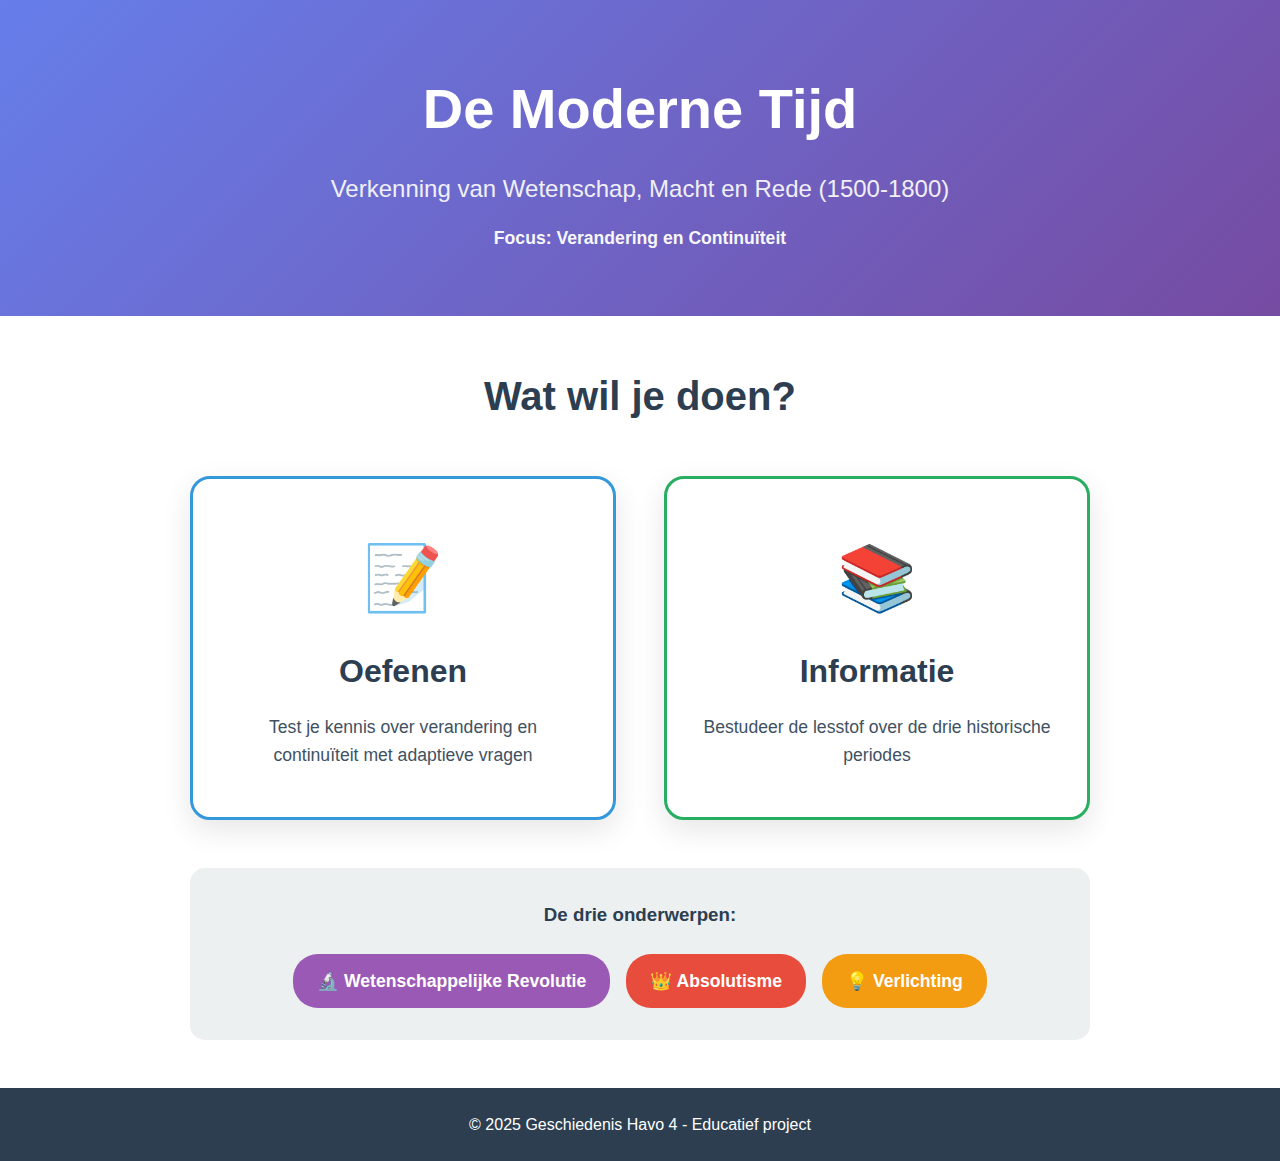
<file: index.html>
<!DOCTYPE html>
<html lang="nl">
<head>
    <meta charset="UTF-8">
    <meta name="viewport" content="width=device-width, initial-scale=1.0">
    <title>Geschiedenis Havo 4 - De Moderne Tijd</title>
    <link rel="stylesheet" href="styles.css">
</head>
<body>
    <div class="home-container">
        <header class="home-hero">
            <div class="hero-content">
                <h1 class="main-title">De Moderne Tijd</h1>
                <p class="main-subtitle">Verkenning van Wetenschap, Macht en Rede (1500-1800)</p>
                <p class="skill-focus">Focus: Verandering en Continuïteit</p>
            </div>
        </header>

        <main class="home-main">
            <div class="choice-container">
                <h2>Wat wil je doen?</h2>
                
                <div class="main-buttons">
                    <a href="oefenen.html" class="main-btn practice-btn">
                        <div class="btn-icon">📝</div>
                        <h3>Oefenen</h3>
                        <p>Test je kennis over verandering en continuïteit met adaptieve vragen</p>
                    </a>

                    <a href="info-menu.html" class="main-btn info-btn">
                        <div class="btn-icon">📚</div>
                        <h3>Informatie</h3>
                        <p>Bestudeer de lesstof over de drie historische periodes</p>
                    </a>
                </div>

                <div class="topics-preview">
                    <h3>De drie onderwerpen:</h3>
                    <div class="topic-tags">
                        <span class="topic-tag science">🔬 Wetenschappelijke Revolutie</span>
                        <span class="topic-tag absolutism">👑 Absolutisme</span>
                        <span class="topic-tag enlightenment">💡 Verlichting</span>
                    </div>
                </div>
            </div>
        </main>

        <footer class="home-footer">
            <p>&copy; 2025 Geschiedenis Havo 4 - Educatief project</p>
        </footer>
    </div>
</body>
</html>
</file>
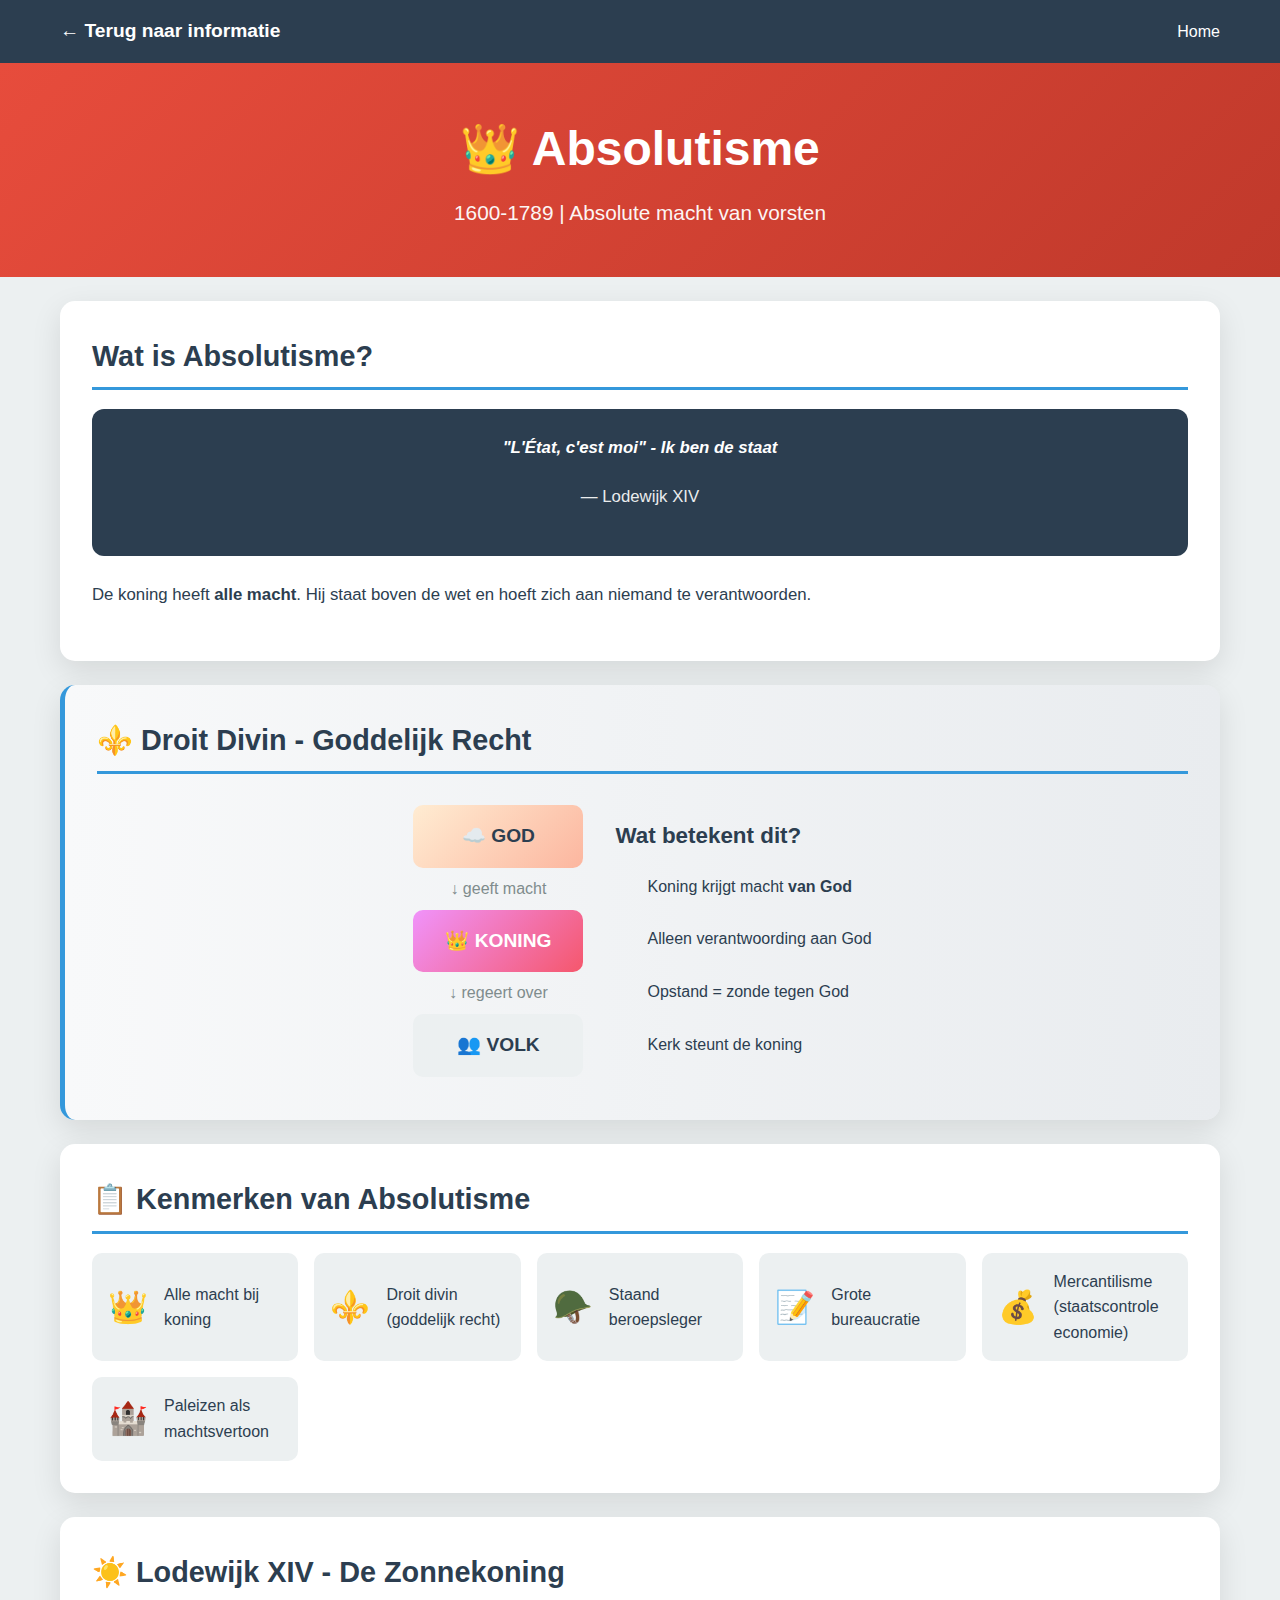
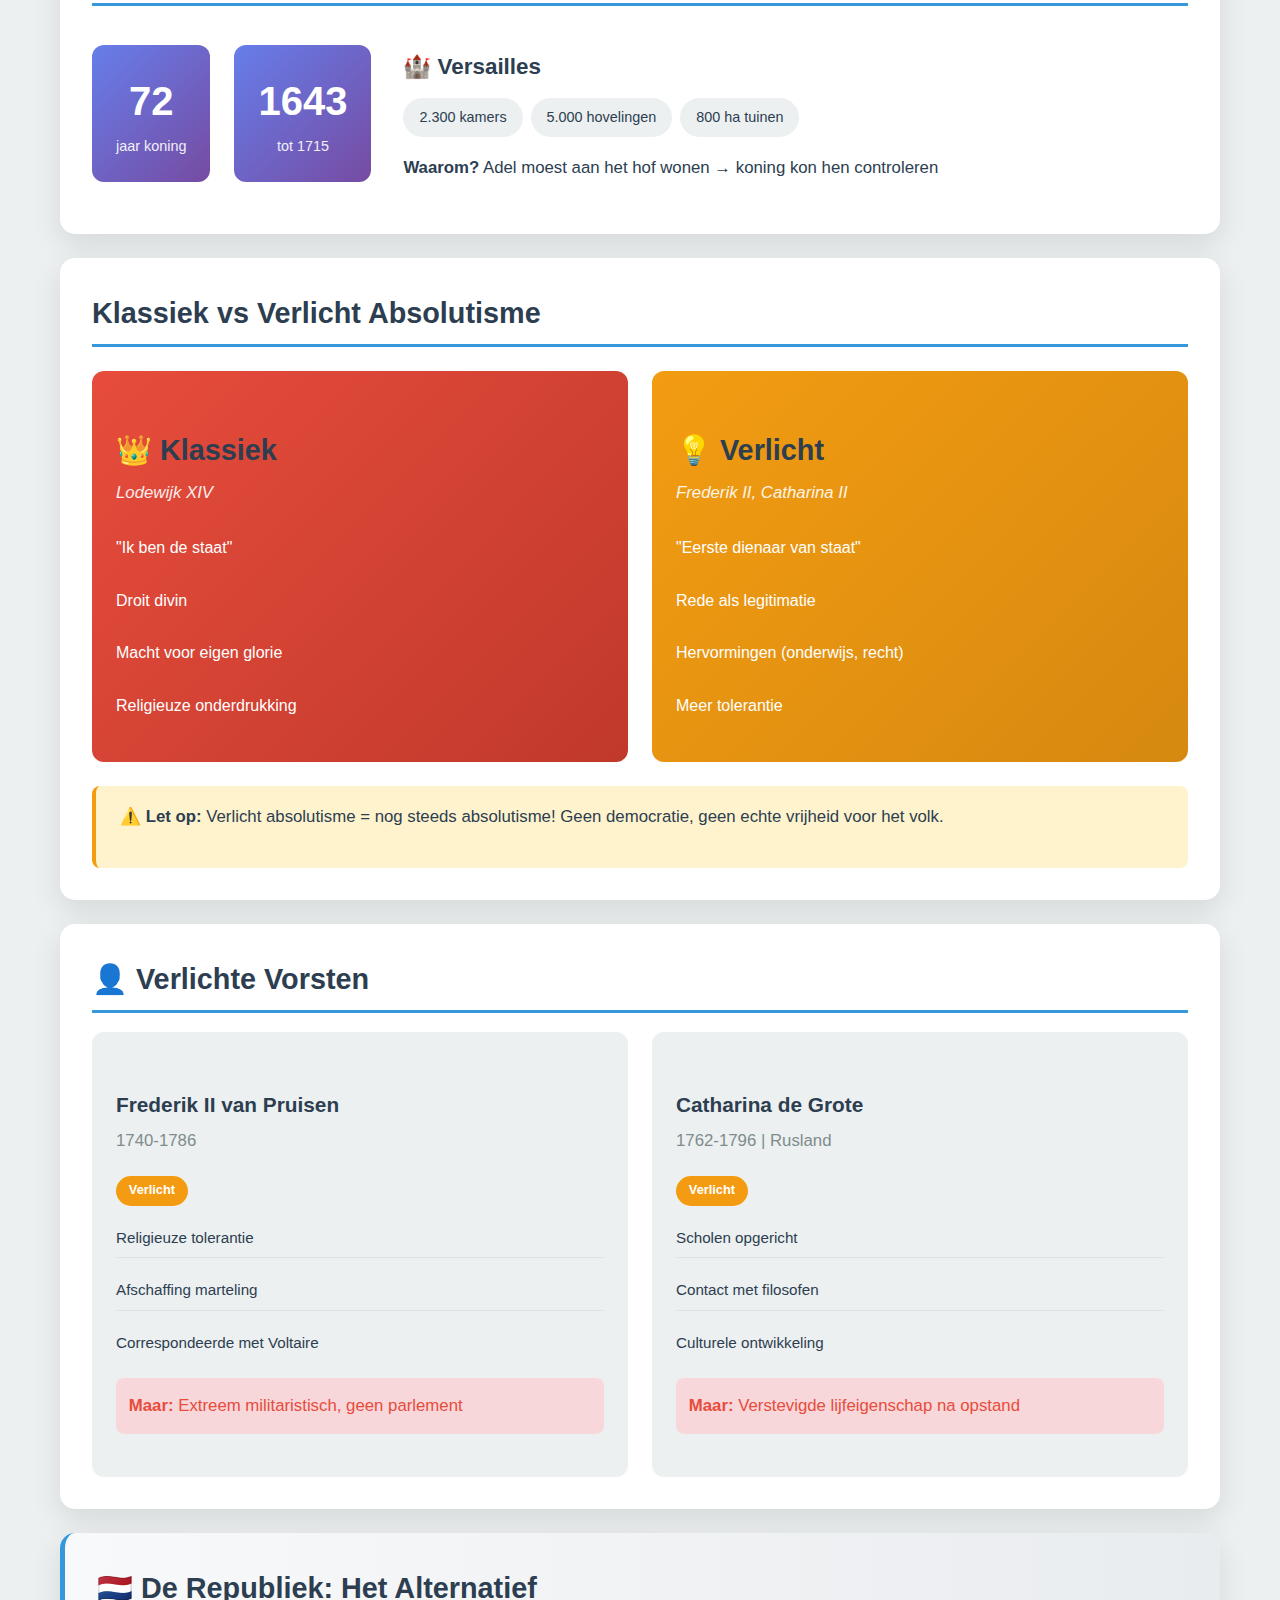
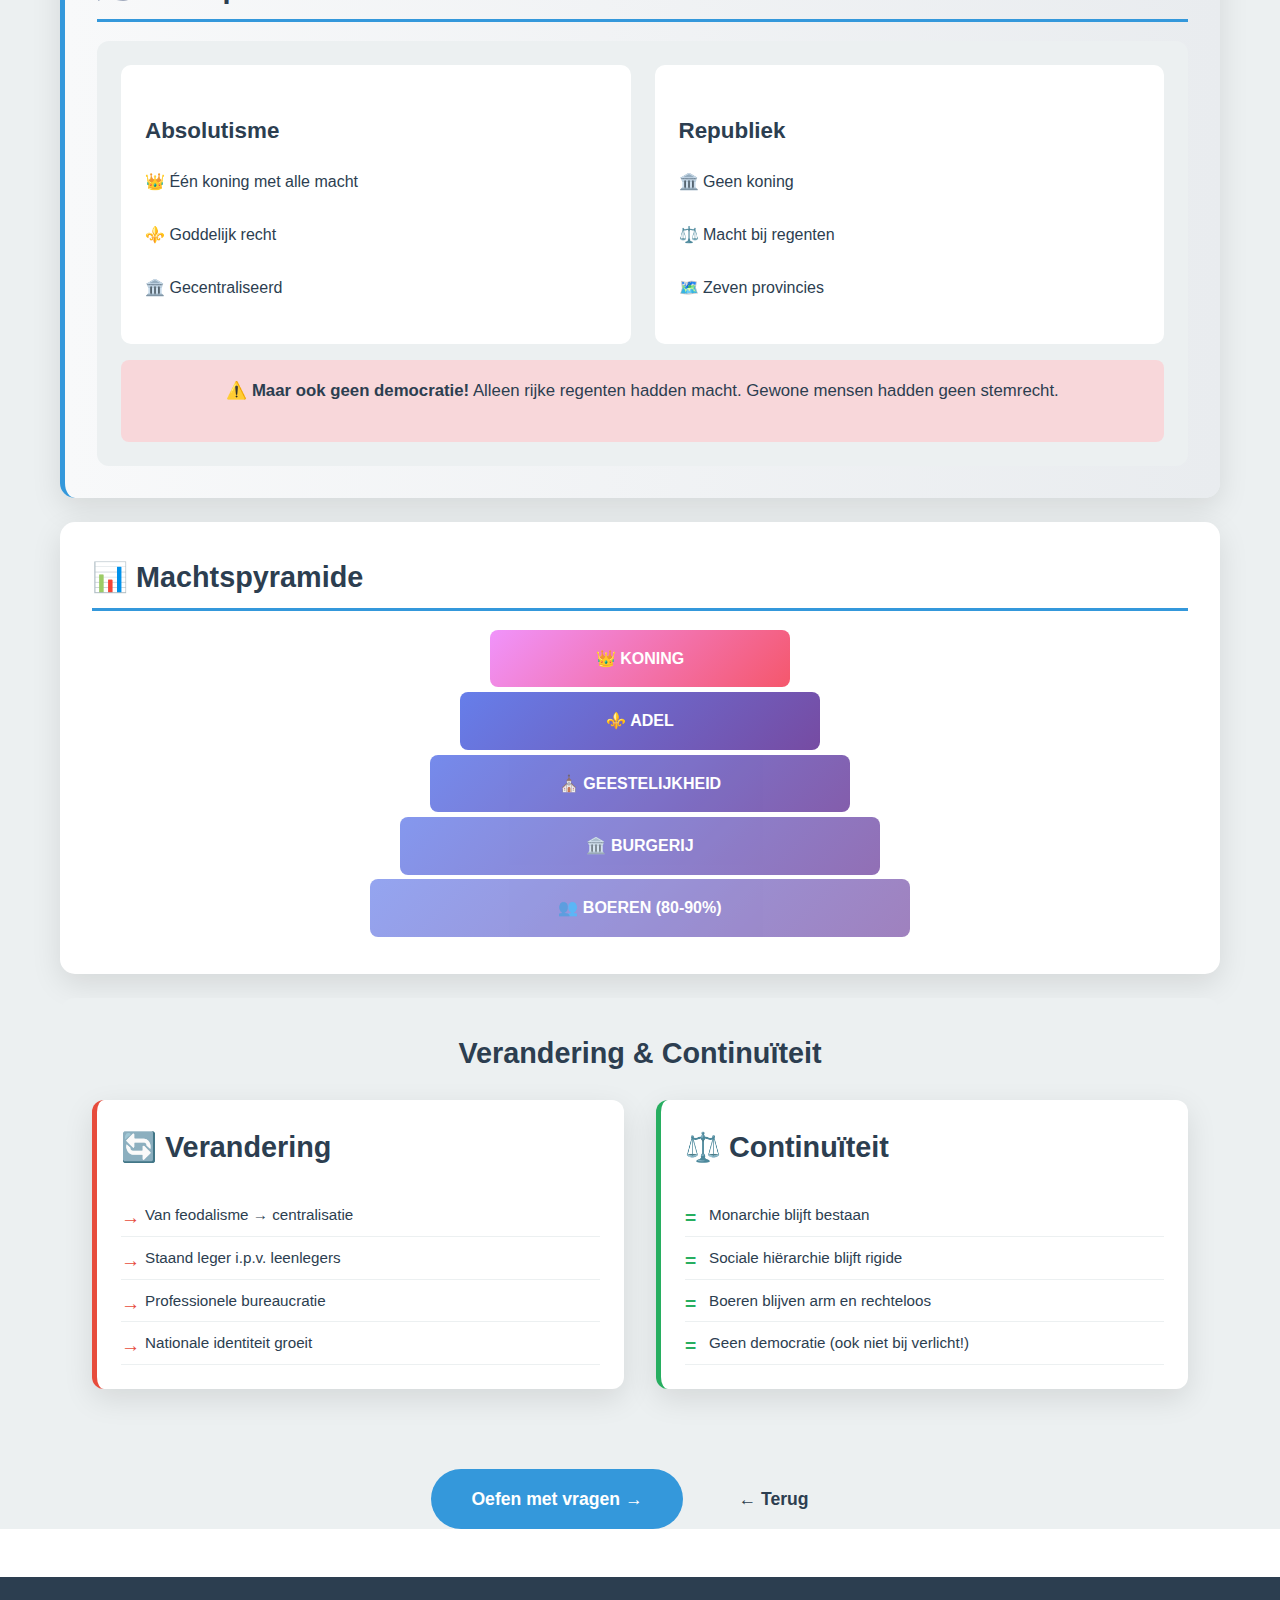
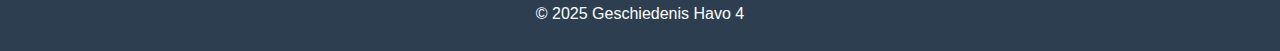
<file: info-absolutisme.html>
<!DOCTYPE html>
<html lang="nl">
<head>
    <meta charset="UTF-8">
    <meta name="viewport" content="width=device-width, initial-scale=1.0">
    <title>Absolutisme - Geschiedenis Havo 4</title>
    <link rel="stylesheet" href="styles.css">
</head>
<body>
    <nav class="navbar">
        <div class="nav-container">
            <a href="info-menu.html" class="nav-logo">← Terug naar informatie</a>
            <a href="index.html" class="nav-link">Home</a>
        </div>
    </nav>

    <main class="info-page">
        <header class="page-header absolutism-header">
            <h1>👑 Absolutisme</h1>
            <p class="header-subtitle">1600-1789 | Absolute macht van vorsten</p>
        </header>

        <div class="container">
            <!-- Korte intro -->
            <section class="info-section compact">
                <h2>Wat is Absolutisme?</h2>
                <div class="definition-box">
                    <p class="big-quote">"L'État, c'est moi" - Ik ben de staat</p>
                    <p class="quote-author">— Lodewijk XIV</p>
                </div>
                <p class="simple-text">De koning heeft <strong>alle macht</strong>. Hij staat boven de wet en hoeft zich aan niemand te verantwoorden.</p>
            </section>

            <!-- Droit Divin - Goddelijk Recht -->
            <section class="info-section compact highlight-section">
                <h2>⚜️ Droit Divin - Goddelijk Recht</h2>
                <div class="concept-visual">
                    <div class="divine-right-diagram">
                        <div class="divine-level god">
                            <span>☁️ GOD</span>
                        </div>
                        <div class="divine-arrow">↓ geeft macht</div>
                        <div class="divine-level king">
                            <span>👑 KONING</span>
                        </div>
                        <div class="divine-arrow">↓ regeert over</div>
                        <div class="divine-level people">
                            <span>👥 VOLK</span>
                        </div>
                    </div>
                    <div class="divine-explanation">
                        <h4>Wat betekent dit?</h4>
                        <ul>
                            <li>Koning krijgt macht <strong>van God</strong></li>
                            <li>Alleen verantwoording aan God</li>
                            <li>Opstand = zonde tegen God</li>
                            <li>Kerk steunt de koning</li>
                        </ul>
                    </div>
                </div>
            </section>

            <!-- Kenmerken visueel -->
            <section class="info-section compact">
                <h2>📋 Kenmerken van Absolutisme</h2>
                <div class="features-grid">
                    <div class="feature-item">
                        <span class="feature-icon">👑</span>
                        <span class="feature-text">Alle macht bij koning</span>
                    </div>
                    <div class="feature-item">
                        <span class="feature-icon">⚜️</span>
                        <span class="feature-text">Droit divin (goddelijk recht)</span>
                    </div>
                    <div class="feature-item">
                        <span class="feature-icon">🪖</span>
                        <span class="feature-text">Staand beroepsleger</span>
                    </div>
                    <div class="feature-item">
                        <span class="feature-icon">📝</span>
                        <span class="feature-text">Grote bureaucratie</span>
                    </div>
                    <div class="feature-item">
                        <span class="feature-icon">💰</span>
                        <span class="feature-text">Mercantilisme (staatscontrole economie)</span>
                    </div>
                    <div class="feature-item">
                        <span class="feature-icon">🏰</span>
                        <span class="feature-text">Paleizen als machtsvertoon</span>
                    </div>
                </div>
            </section>

            <!-- Lodewijk XIV -->
            <section class="info-section compact">
                <h2>☀️ Lodewijk XIV - De Zonnekoning</h2>
                <div class="ruler-visual">
                    <div class="ruler-stats">
                        <div class="stat">
                            <span class="stat-number">72</span>
                            <span class="stat-label">jaar koning</span>
                        </div>
                        <div class="stat">
                            <span class="stat-number">1643</span>
                            <span class="stat-label">tot 1715</span>
                        </div>
                    </div>
                    <div class="ruler-facts">
                        <h4>🏰 Versailles</h4>
                        <div class="facts-mini-grid">
                            <span>2.300 kamers</span>
                            <span>5.000 hovelingen</span>
                            <span>800 ha tuinen</span>
                        </div>
                        <p><strong>Waarom?</strong> Adel moest aan het hof wonen → koning kon hen controleren</p>
                    </div>
                </div>
            </section>

            <!-- Vergelijking: Klassiek vs Verlicht -->
            <section class="info-section compact">
                <h2>Klassiek vs Verlicht Absolutisme</h2>
                <div class="comparison-visual">
                    <div class="comparison-column classic">
                        <h3>👑 Klassiek</h3>
                        <p class="comparison-example">Lodewijk XIV</p>
                        <ul>
                            <li>"Ik ben de staat"</li>
                            <li>Droit divin</li>
                            <li>Macht voor eigen glorie</li>
                            <li>Religieuze onderdrukking</li>
                        </ul>
                    </div>
                    <div class="comparison-column enlightened">
                        <h3>💡 Verlicht</h3>
                        <p class="comparison-example">Frederik II, Catharina II</p>
                        <ul>
                            <li>"Eerste dienaar van staat"</li>
                            <li>Rede als legitimatie</li>
                            <li>Hervormingen (onderwijs, recht)</li>
                            <li>Meer tolerantie</li>
                        </ul>
                    </div>
                </div>
                <div class="warning-box">
                    <p>⚠️ <strong>Let op:</strong> Verlicht absolutisme = nog steeds absolutisme! Geen democratie, geen echte vrijheid voor het volk.</p>
                </div>
            </section>

            <!-- Verlichte vorsten -->
            <section class="info-section compact">
                <h2>👤 Verlichte Vorsten</h2>
                <div class="person-cards two-column">
                    <div class="person-card">
                        <h3>Frederik II van Pruisen</h3>
                        <p class="person-years">1740-1786</p>
                        <div class="person-badge verlicht">Verlicht</div>
                        <ul>
                            <li>Religieuze tolerantie</li>
                            <li>Afschaffing marteling</li>
                            <li>Correspondeerde met Voltaire</li>
                        </ul>
                        <p class="person-maar"><strong>Maar:</strong> Extreem militaristisch, geen parlement</p>
                    </div>
                    <div class="person-card">
                        <h3>Catharina de Grote</h3>
                        <p class="person-years">1762-1796 | Rusland</p>
                        <div class="person-badge verlicht">Verlicht</div>
                        <ul>
                            <li>Scholen opgericht</li>
                            <li>Contact met filosofen</li>
                            <li>Culturele ontwikkeling</li>
                        </ul>
                        <p class="person-maar"><strong>Maar:</strong> Verstevigde lijfeigenschap na opstand</p>
                    </div>
                </div>
            </section>

            <!-- Republiek als alternatief -->
            <section class="info-section compact highlight-section">
                <h2>🇳🇱 De Republiek: Het Alternatief</h2>
                <div class="republic-visual">
                    <div class="republic-comparison">
                        <div class="republic-column">
                            <h4>Absolutisme</h4>
                            <ul>
                                <li>👑 Één koning met alle macht</li>
                                <li>⚜️ Goddelijk recht</li>
                                <li>🏛️ Gecentraliseerd</li>
                            </ul>
                        </div>
                        <div class="republic-column">
                            <h4>Republiek</h4>
                            <ul>
                                <li>🏛️ Geen koning</li>
                                <li>⚖️ Macht bij regenten</li>
                                <li>🗺️ Zeven provincies</li>
                            </ul>
                        </div>
                    </div>
                    <div class="republic-note">
                        <p>⚠️ <strong>Maar ook geen democratie!</strong> Alleen rijke regenten hadden macht. Gewone mensen hadden geen stemrecht.</p>
                    </div>
                </div>
            </section>

            <!-- Machtspyramide -->
            <section class="info-section compact">
                <h2>📊 Machtspyramide</h2>
                <div class="pyramid-visual">
                    <div class="pyramid-level top">👑 KONING</div>
                    <div class="pyramid-level second">⚜️ ADEL</div>
                    <div class="pyramid-level third">⛪ GEESTELIJKHEID</div>
                    <div class="pyramid-level fourth">🏛️ BURGERIJ</div>
                    <div class="pyramid-level bottom">👥 BOEREN (80-90%)</div>
                </div>
            </section>

            <!-- Verandering & Continuïteit -->
            <section class="change-continuity-section compact">
                <h2>Verandering & Continuïteit</h2>
                <div class="change-continuity-grid">
                    <div class="change-box">
                        <h3>🔄 Verandering</h3>
                        <ul>
                            <li>Van feodalisme → centralisatie</li>
                            <li>Staand leger i.p.v. leenlegers</li>
                            <li>Professionele bureaucratie</li>
                            <li>Nationale identiteit groeit</li>
                        </ul>
                    </div>
                    <div class="continuity-box">
                        <h3>⚖️ Continuïteit</h3>
                        <ul>
                            <li>Monarchie blijft bestaan</li>
                            <li>Sociale hiërarchie blijft rigide</li>
                            <li>Boeren blijven arm en rechteloos</li>
                            <li>Geen democratie (ook niet bij verlicht!)</li>
                        </ul>
                    </div>
                </div>
            </section>

            <div class="action-buttons">
                <a href="quiz-absolutisme.html" class="action-btn primary">Oefen met vragen →</a>
                <a href="info-menu.html" class="action-btn secondary">← Terug</a>
            </div>
        </div>
    </main>

    <footer class="home-footer">
        <p>&copy; 2025 Geschiedenis Havo 4</p>
    </footer>
</body>
</html>
</file>
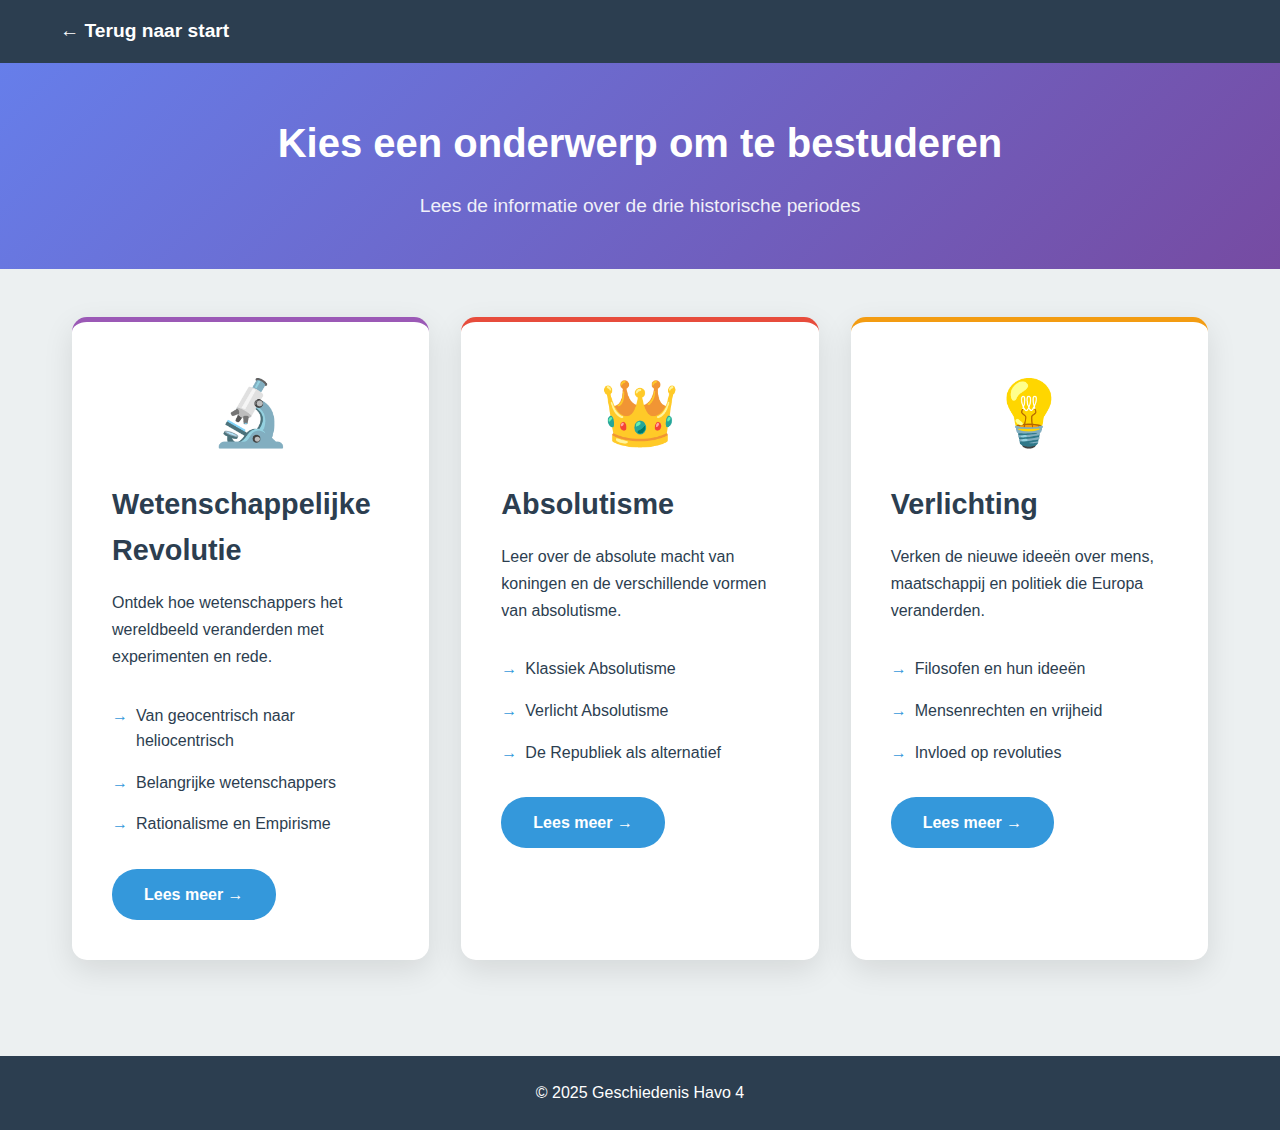
<file: info-menu.html>
<!DOCTYPE html>
<html lang="nl">
<head>
    <meta charset="UTF-8">
    <meta name="viewport" content="width=device-width, initial-scale=1.0">
    <title>Informatie - Geschiedenis Havo 4</title>
    <link rel="stylesheet" href="styles.css">
</head>
<body>
    <nav class="navbar">
        <div class="nav-container">
            <a href="index.html" class="nav-logo">← Terug naar start</a>
        </div>
    </nav>

    <div class="selection-container">
        <header class="selection-header">
            <h1>Kies een onderwerp om te bestuderen</h1>
            <p class="subtitle">Lees de informatie over de drie historische periodes</p>
        </header>

        <main class="topic-selection">
            <div class="topic-cards">
                <a href="info-wetenschappelijke-revolutie.html" class="topic-card science-card">
                    <div class="card-icon">🔬</div>
                    <h2>Wetenschappelijke Revolutie</h2>
                    <p>Ontdek hoe wetenschappers het wereldbeeld veranderden met experimenten en rede.</p>
                    <ul class="topic-highlights">
                        <li>Van geocentrisch naar heliocentrisch</li>
                        <li>Belangrijke wetenschappers</li>
                        <li>Rationalisme en Empirisme</li>
                    </ul>
                    <span class="start-btn">Lees meer →</span>
                </a>

                <a href="info-absolutisme.html" class="topic-card absolutism-card">
                    <div class="card-icon">👑</div>
                    <h2>Absolutisme</h2>
                    <p>Leer over de absolute macht van koningen en de verschillende vormen van absolutisme.</p>
                    <ul class="topic-highlights">
                        <li>Klassiek Absolutisme</li>
                        <li>Verlicht Absolutisme</li>
                        <li>De Republiek als alternatief</li>
                    </ul>
                    <span class="start-btn">Lees meer →</span>
                </a>

                <a href="info-verlichting.html" class="topic-card enlightenment-card">
                    <div class="card-icon">💡</div>
                    <h2>Verlichting</h2>
                    <p>Verken de nieuwe ideeën over mens, maatschappij en politiek die Europa veranderden.</p>
                    <ul class="topic-highlights">
                        <li>Filosofen en hun ideeën</li>
                        <li>Mensenrechten en vrijheid</li>
                        <li>Invloed op revoluties</li>
                    </ul>
                    <span class="start-btn">Lees meer →</span>
                </a>
            </div>
        </main>
    </div>

    <footer class="home-footer">
        <p>&copy; 2025 Geschiedenis Havo 4</p>
    </footer>
</body>
</html>
</file>
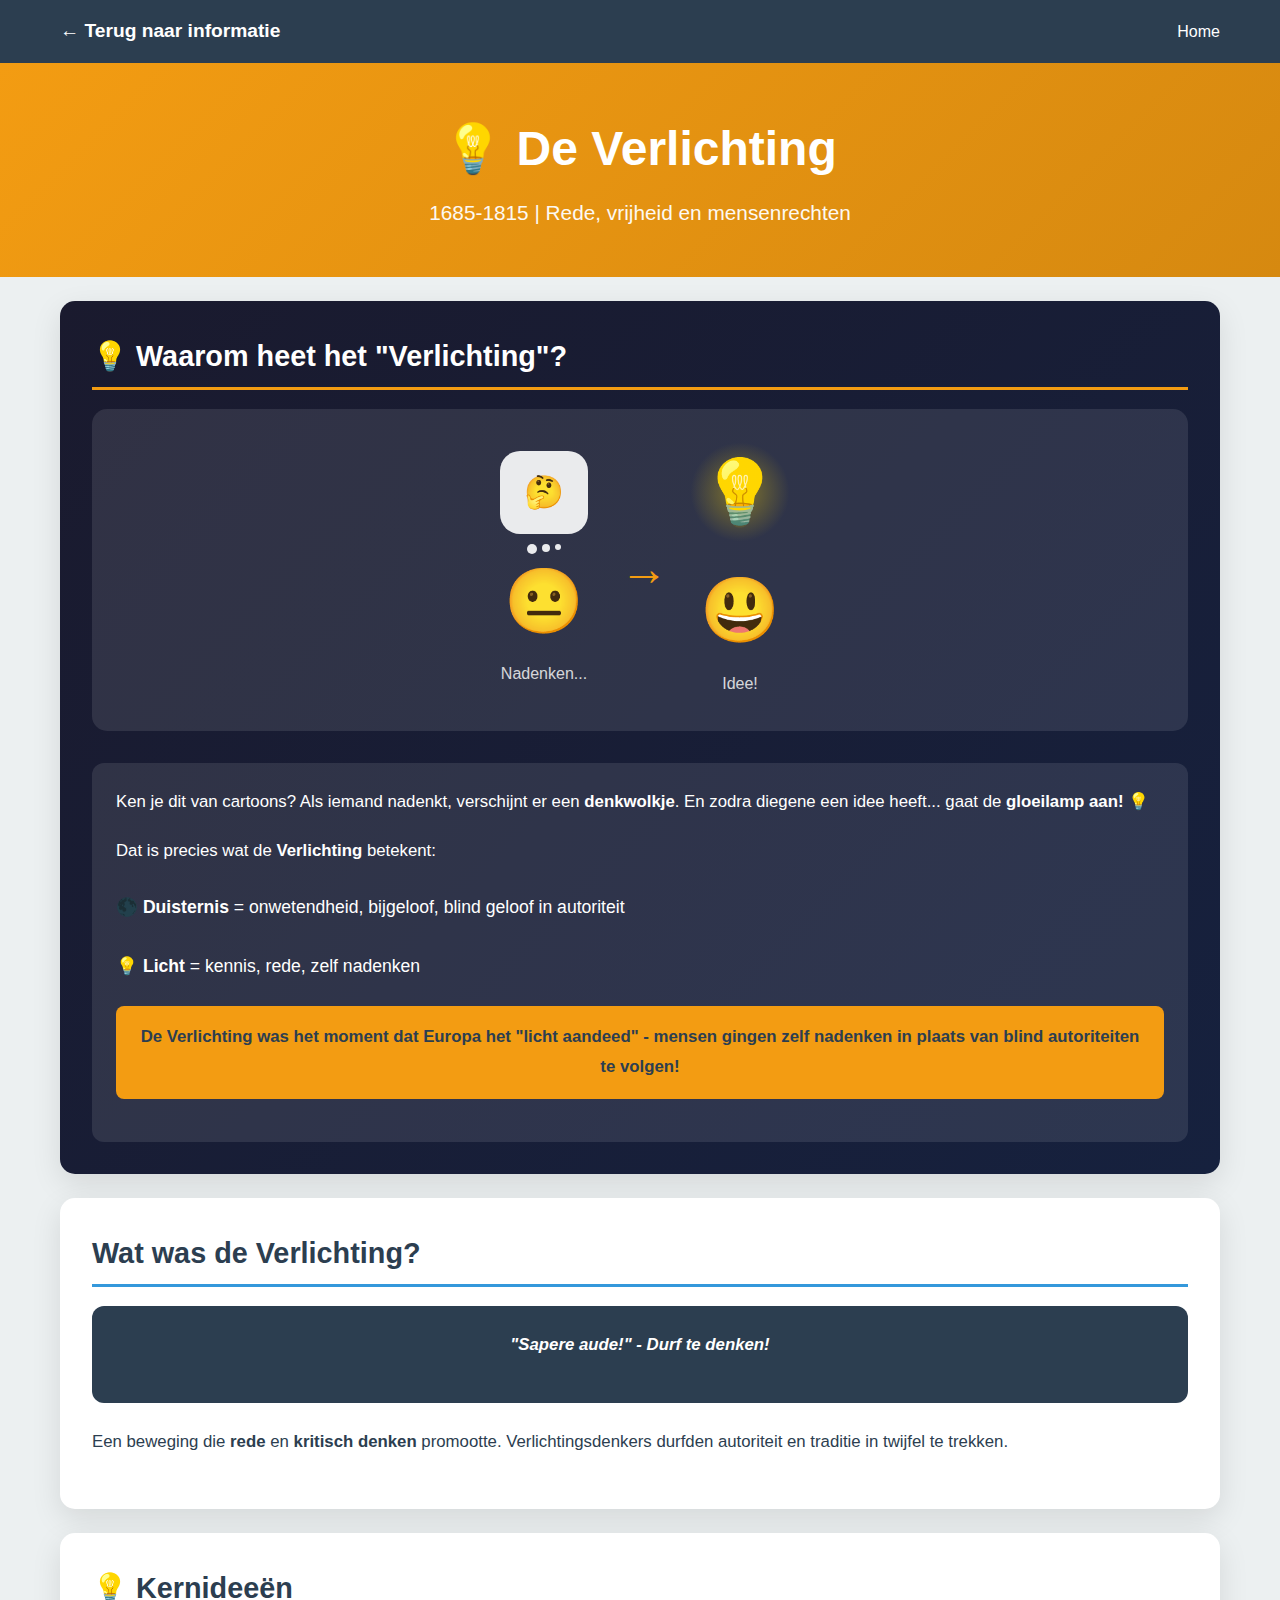
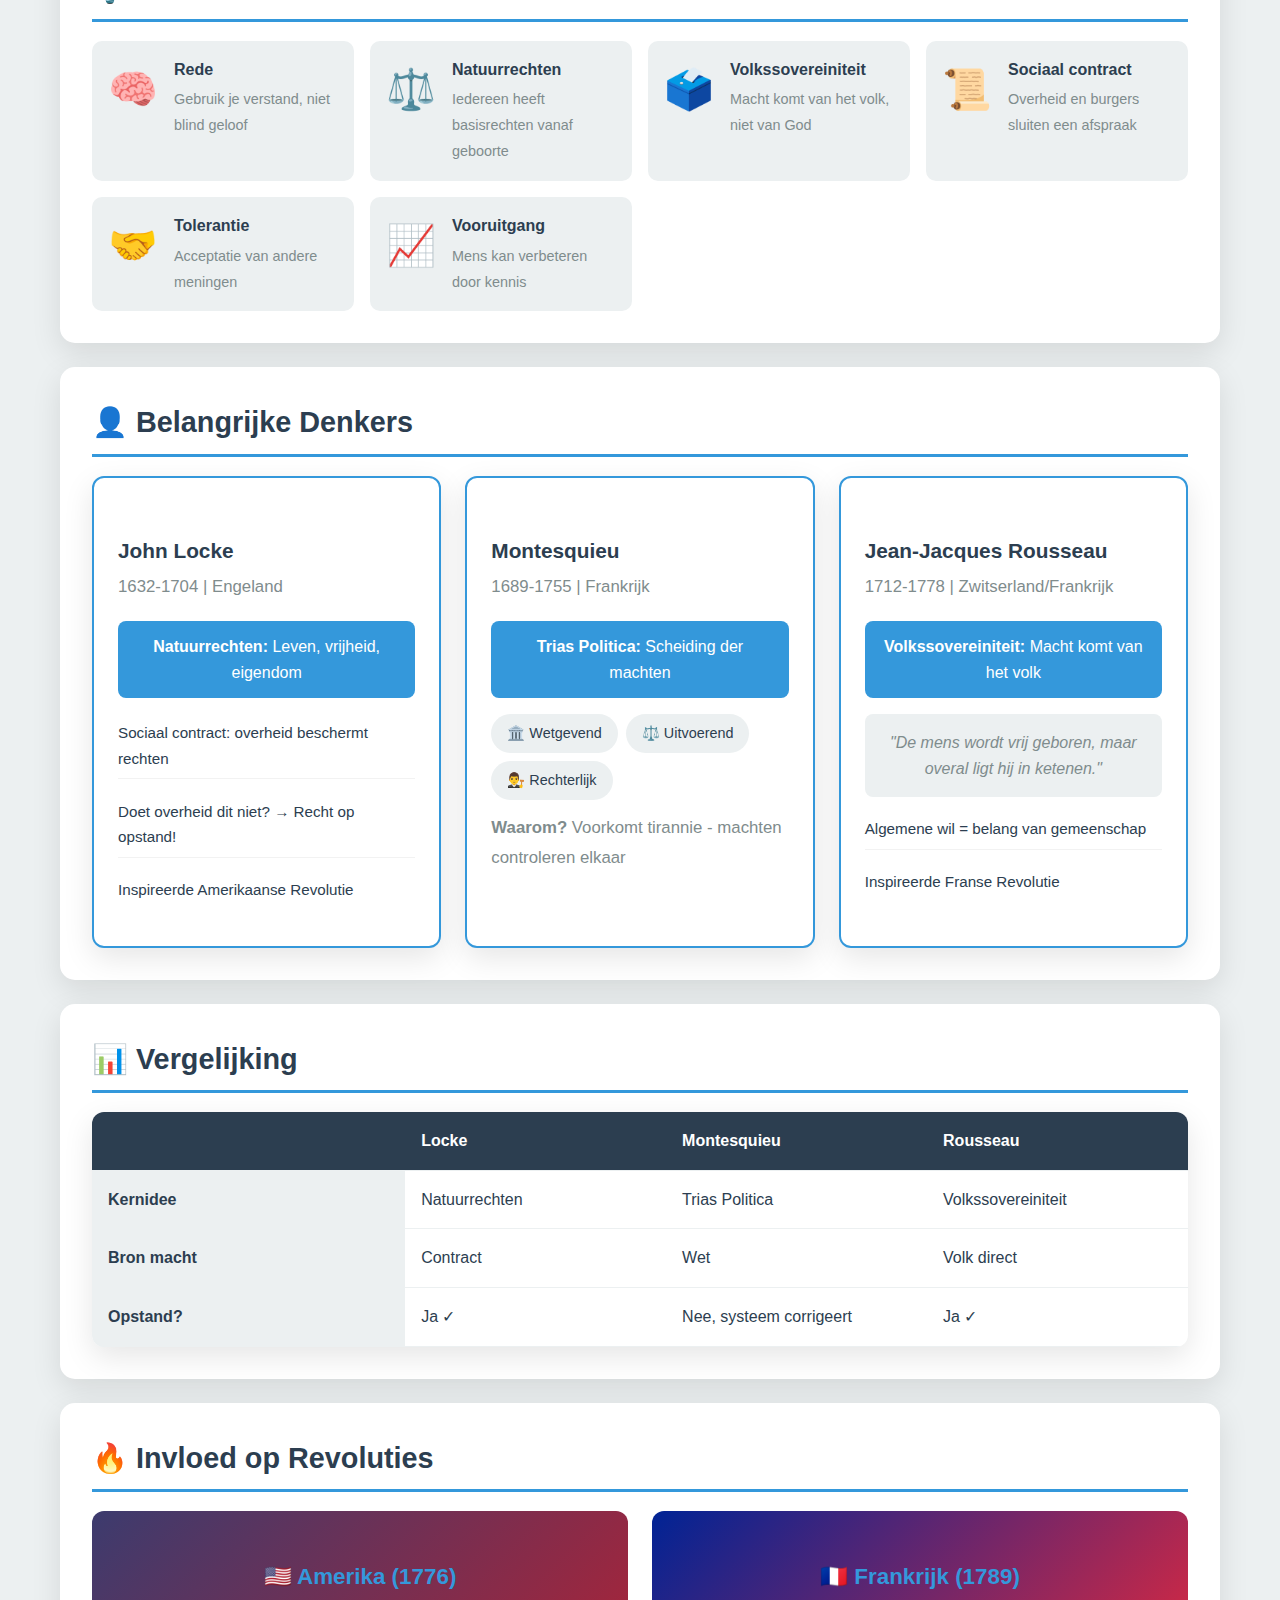
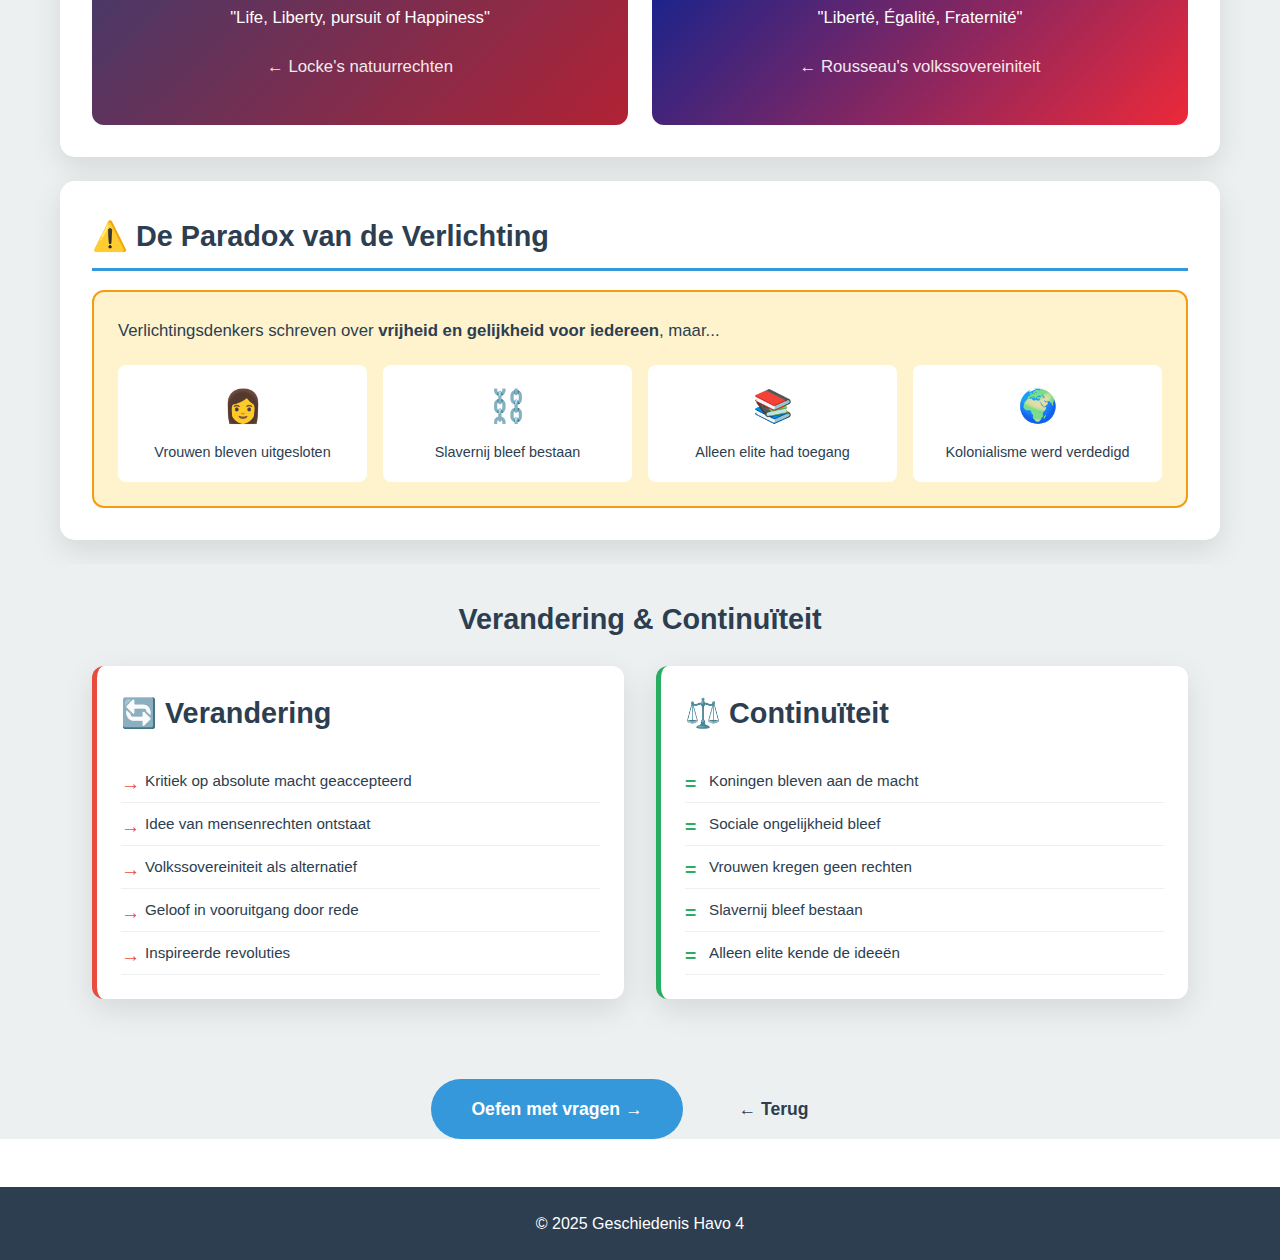
<file: info-verlichting.html>
<!DOCTYPE html>
<html lang="nl">
<head>
    <meta charset="UTF-8">
    <meta name="viewport" content="width=device-width, initial-scale=1.0">
    <title>Verlichting - Geschiedenis Havo 4</title>
    <link rel="stylesheet" href="styles.css">
</head>
<body>
    <nav class="navbar">
        <div class="nav-container">
            <a href="info-menu.html" class="nav-logo">← Terug naar informatie</a>
            <a href="index.html" class="nav-link">Home</a>
        </div>
    </nav>

    <main class="info-page">
        <header class="page-header enlightenment-header">
            <h1>💡 De Verlichting</h1>
            <p class="header-subtitle">1685-1815 | Rede, vrijheid en mensenrechten</p>
        </header>

        <div class="container">
            <!-- Bruggetje: Waarom heet het Verlichting? -->
            <section class="info-section compact lightbulb-section">
                <h2>💡 Waarom heet het "Verlichting"?</h2>
                <div class="lightbulb-visual">
                    <div class="cartoon-thinking">
                        <div class="cartoon-figure">
                            <div class="thought-cloud">
                                <span>🤔</span>
                                <div class="cloud-dots">
                                    <span class="dot"></span>
                                    <span class="dot"></span>
                                    <span class="dot"></span>
                                </div>
                            </div>
                            <div class="figure-body">😐</div>
                            <p>Nadenken...</p>
                        </div>
                        <div class="arrow-step">→</div>
                        <div class="cartoon-figure has-idea">
                            <div class="lightbulb-moment">
                                <span class="bulb-on">💡</span>
                                <div class="light-rays"></div>
                            </div>
                            <div class="figure-body">😃</div>
                            <p>Idee!</p>
                        </div>
                    </div>
                    <div class="lightbulb-explanation">
                        <p>Ken je dit van cartoons? Als iemand nadenkt, verschijnt er een <strong>denkwolkje</strong>. 
                        En zodra diegene een idee heeft... gaat de <strong>gloeilamp aan!</strong> 💡</p>
                        <p>Dat is precies wat de <strong>Verlichting</strong> betekent:</p>
                        <ul>
                            <li>🌑 <strong>Duisternis</strong> = onwetendheid, bijgeloof, blind geloof in autoriteit</li>
                            <li>💡 <strong>Licht</strong> = kennis, rede, zelf nadenken</li>
                        </ul>
                        <p class="conclusion">De Verlichting was het moment dat Europa het "licht aandeed" - 
                        mensen gingen zelf nadenken in plaats van blind autoriteiten te volgen!</p>
                    </div>
                </div>
            </section>

            <!-- Korte intro -->
            <section class="info-section compact">
                <h2>Wat was de Verlichting?</h2>
                <div class="definition-box">
                    <p class="big-quote">"Sapere aude!" - Durf te denken!</p>
                </div>
                <p class="simple-text">Een beweging die <strong>rede</strong> en <strong>kritisch denken</strong> promootte. Verlichtingsdenkers durfden autoriteit en traditie in twijfel te trekken.</p>
            </section>

            <!-- Kernideeën visueel -->
            <section class="info-section compact">
                <h2>💡 Kernideeën</h2>
                <div class="ideas-visual">
                    <div class="idea-item">
                        <span class="idea-icon">🧠</span>
                        <div>
                            <strong>Rede</strong>
                            <p>Gebruik je verstand, niet blind geloof</p>
                        </div>
                    </div>
                    <div class="idea-item">
                        <span class="idea-icon">⚖️</span>
                        <div>
                            <strong>Natuurrechten</strong>
                            <p>Iedereen heeft basisrechten vanaf geboorte</p>
                        </div>
                    </div>
                    <div class="idea-item">
                        <span class="idea-icon">🗳️</span>
                        <div>
                            <strong>Volkssovereiniteit</strong>
                            <p>Macht komt van het volk, niet van God</p>
                        </div>
                    </div>
                    <div class="idea-item">
                        <span class="idea-icon">📜</span>
                        <div>
                            <strong>Sociaal contract</strong>
                            <p>Overheid en burgers sluiten een afspraak</p>
                        </div>
                    </div>
                    <div class="idea-item">
                        <span class="idea-icon">🤝</span>
                        <div>
                            <strong>Tolerantie</strong>
                            <p>Acceptatie van andere meningen</p>
                        </div>
                    </div>
                    <div class="idea-item">
                        <span class="idea-icon">📈</span>
                        <div>
                            <strong>Vooruitgang</strong>
                            <p>Mens kan verbeteren door kennis</p>
                        </div>
                    </div>
                </div>
            </section>

            <!-- Belangrijke denkers -->
            <section class="info-section compact">
                <h2>👤 Belangrijke Denkers</h2>
                <div class="person-cards">
                    <div class="person-card featured">
                        <h3>John Locke</h3>
                        <p class="person-years">1632-1704 | Engeland</p>
                        <div class="person-main-idea">
                            <strong>Natuurrechten:</strong> Leven, vrijheid, eigendom
                        </div>
                        <ul>
                            <li>Sociaal contract: overheid beschermt rechten</li>
                            <li>Doet overheid dit niet? → Recht op opstand!</li>
                            <li>Inspireerde Amerikaanse Revolutie</li>
                        </ul>
                    </div>

                    <div class="person-card featured">
                        <h3>Montesquieu</h3>
                        <p class="person-years">1689-1755 | Frankrijk</p>
                        <div class="person-main-idea">
                            <strong>Trias Politica:</strong> Scheiding der machten
                        </div>
                        <div class="trias-mini">
                            <div class="trias-item">🏛️ Wetgevend</div>
                            <div class="trias-item">⚖️ Uitvoerend</div>
                            <div class="trias-item">👨‍⚖️ Rechterlijk</div>
                        </div>
                        <p class="trias-why"><strong>Waarom?</strong> Voorkomt tirannie - machten controleren elkaar</p>
                    </div>

                    <div class="person-card featured">
                        <h3>Jean-Jacques Rousseau</h3>
                        <p class="person-years">1712-1778 | Zwitserland/Frankrijk</p>
                        <div class="person-main-idea">
                            <strong>Volkssovereiniteit:</strong> Macht komt van het volk
                        </div>
                        <div class="rousseau-quote">
                            "De mens wordt vrij geboren, maar overal ligt hij in ketenen."
                        </div>
                        <ul>
                            <li>Algemene wil = belang van gemeenschap</li>
                            <li>Inspireerde Franse Revolutie</li>
                        </ul>
                    </div>
                </div>
            </section>

            <!-- Vergelijking denkers -->
            <section class="info-section compact">
                <h2>📊 Vergelijking</h2>
                <div class="comparison-table-simple">
                    <div class="table-row header">
                        <div class="table-cell"></div>
                        <div class="table-cell">Locke</div>
                        <div class="table-cell">Montesquieu</div>
                        <div class="table-cell">Rousseau</div>
                    </div>
                    <div class="table-row">
                        <div class="table-cell label">Kernidee</div>
                        <div class="table-cell">Natuurrechten</div>
                        <div class="table-cell">Trias Politica</div>
                        <div class="table-cell">Volkssovereiniteit</div>
                    </div>
                    <div class="table-row">
                        <div class="table-cell label">Bron macht</div>
                        <div class="table-cell">Contract</div>
                        <div class="table-cell">Wet</div>
                        <div class="table-cell">Volk direct</div>
                    </div>
                    <div class="table-row">
                        <div class="table-cell label">Opstand?</div>
                        <div class="table-cell">Ja ✓</div>
                        <div class="table-cell">Nee, systeem corrigeert</div>
                        <div class="table-cell">Ja ✓</div>
                    </div>
                </div>
            </section>

            <!-- Invloed op revoluties -->
            <section class="info-section compact">
                <h2>🔥 Invloed op Revoluties</h2>
                <div class="revolution-cards">
                    <div class="revolution-card usa">
                        <h4>🇺🇸 Amerika (1776)</h4>
                        <p>"Life, Liberty, pursuit of Happiness"</p>
                        <p class="revolution-link">← Locke's natuurrechten</p>
                    </div>
                    <div class="revolution-card france">
                        <h4>🇫🇷 Frankrijk (1789)</h4>
                        <p>"Liberté, Égalité, Fraternité"</p>
                        <p class="revolution-link">← Rousseau's volkssovereiniteit</p>
                    </div>
                </div>
            </section>

            <!-- Kritische noot -->
            <section class="info-section compact">
                <h2>⚠️ De Paradox van de Verlichting</h2>
                <div class="paradox-box">
                    <p>Verlichtingsdenkers schreven over <strong>vrijheid en gelijkheid voor iedereen</strong>, maar...</p>
                    <div class="paradox-items">
                        <div class="paradox-item">
                            <span>👩</span>
                            <p>Vrouwen bleven uitgesloten</p>
                        </div>
                        <div class="paradox-item">
                            <span>⛓️</span>
                            <p>Slavernij bleef bestaan</p>
                        </div>
                        <div class="paradox-item">
                            <span>📚</span>
                            <p>Alleen elite had toegang</p>
                        </div>
                        <div class="paradox-item">
                            <span>🌍</span>
                            <p>Kolonialisme werd verdedigd</p>
                        </div>
                    </div>
                </div>
            </section>

            <!-- Verandering & Continuïteit -->
            <section class="change-continuity-section compact">
                <h2>Verandering & Continuïteit</h2>
                <div class="change-continuity-grid">
                    <div class="change-box">
                        <h3>🔄 Verandering</h3>
                        <ul>
                            <li>Kritiek op absolute macht geaccepteerd</li>
                            <li>Idee van mensenrechten ontstaat</li>
                            <li>Volkssovereiniteit als alternatief</li>
                            <li>Geloof in vooruitgang door rede</li>
                            <li>Inspireerde revoluties</li>
                        </ul>
                    </div>
                    <div class="continuity-box">
                        <h3>⚖️ Continuïteit</h3>
                        <ul>
                            <li>Koningen bleven aan de macht</li>
                            <li>Sociale ongelijkheid bleef</li>
                            <li>Vrouwen kregen geen rechten</li>
                            <li>Slavernij bleef bestaan</li>
                            <li>Alleen elite kende de ideeën</li>
                        </ul>
                    </div>
                </div>
            </section>

            <div class="action-buttons">
                <a href="quiz-verlichting.html" class="action-btn primary">Oefen met vragen →</a>
                <a href="info-menu.html" class="action-btn secondary">← Terug</a>
            </div>
        </div>
    </main>

    <footer class="home-footer">
        <p>&copy; 2025 Geschiedenis Havo 4</p>
    </footer>
</body>
</html>
</file>
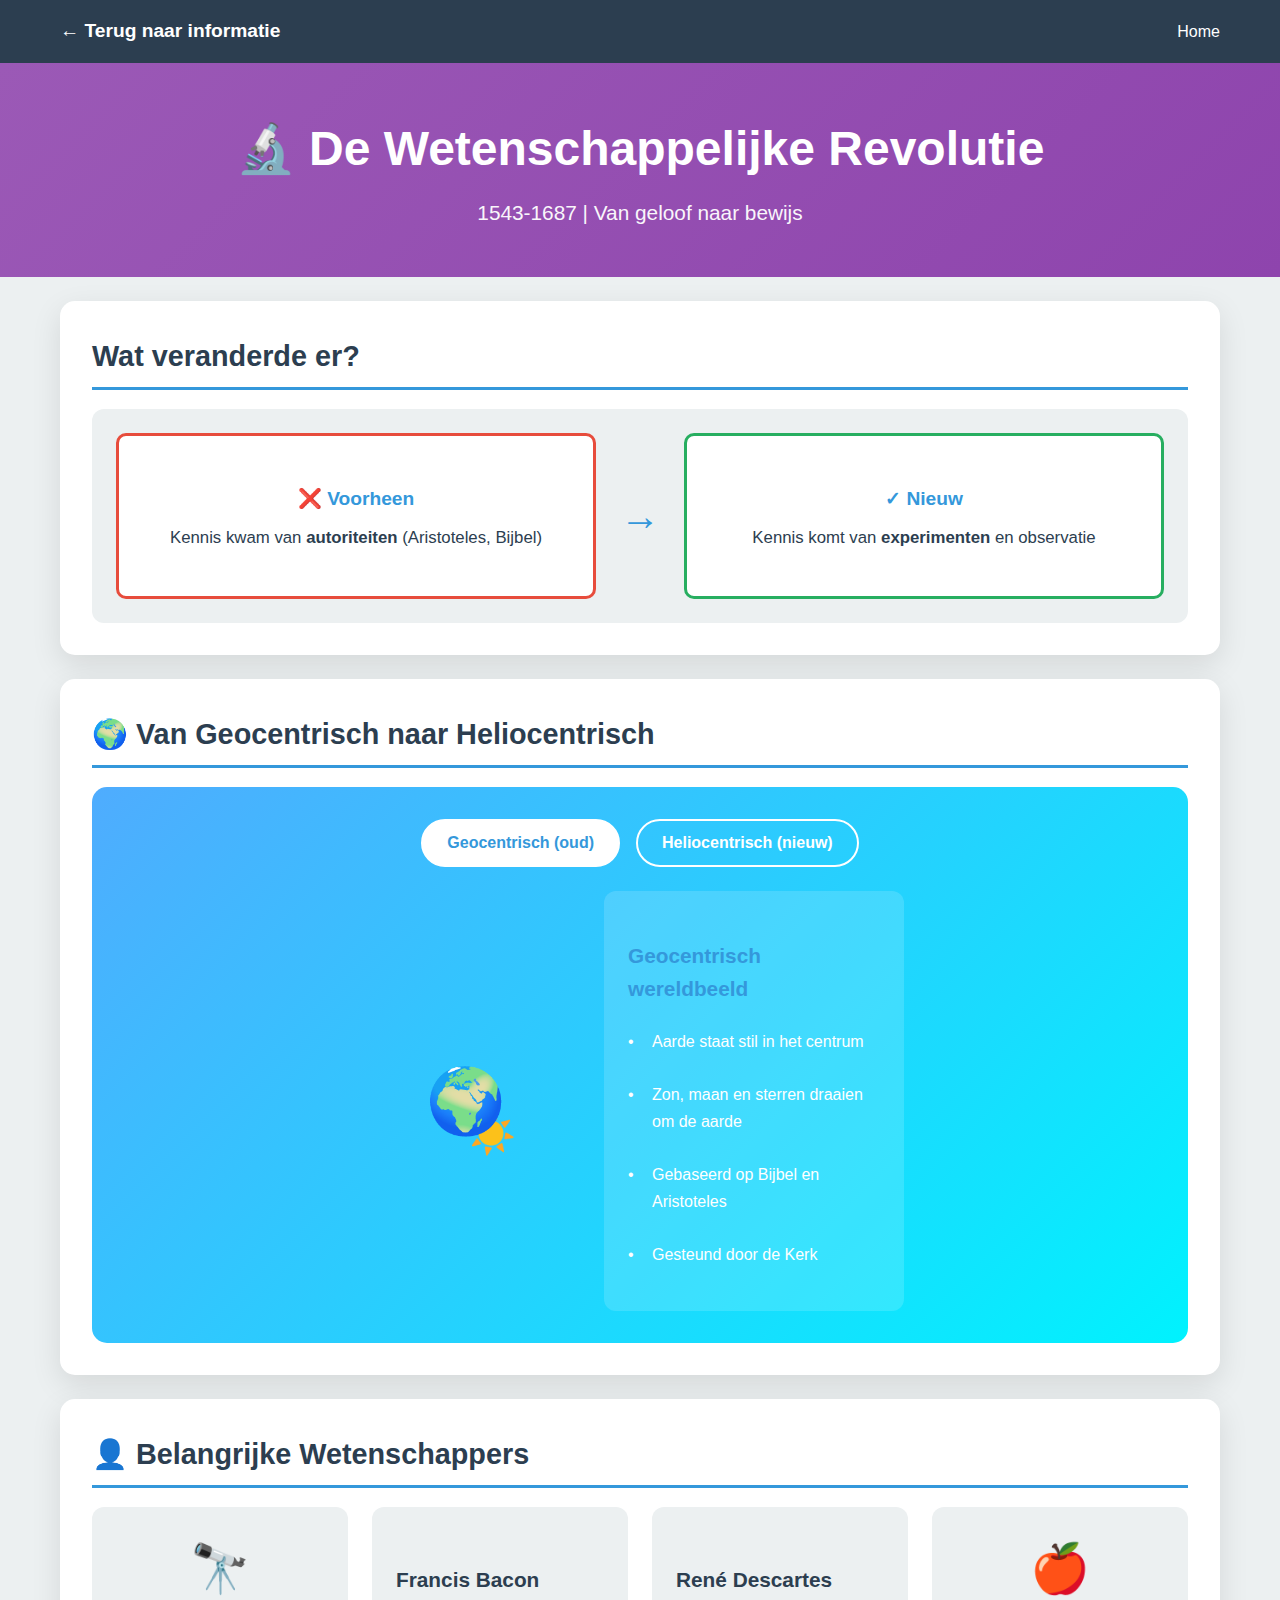
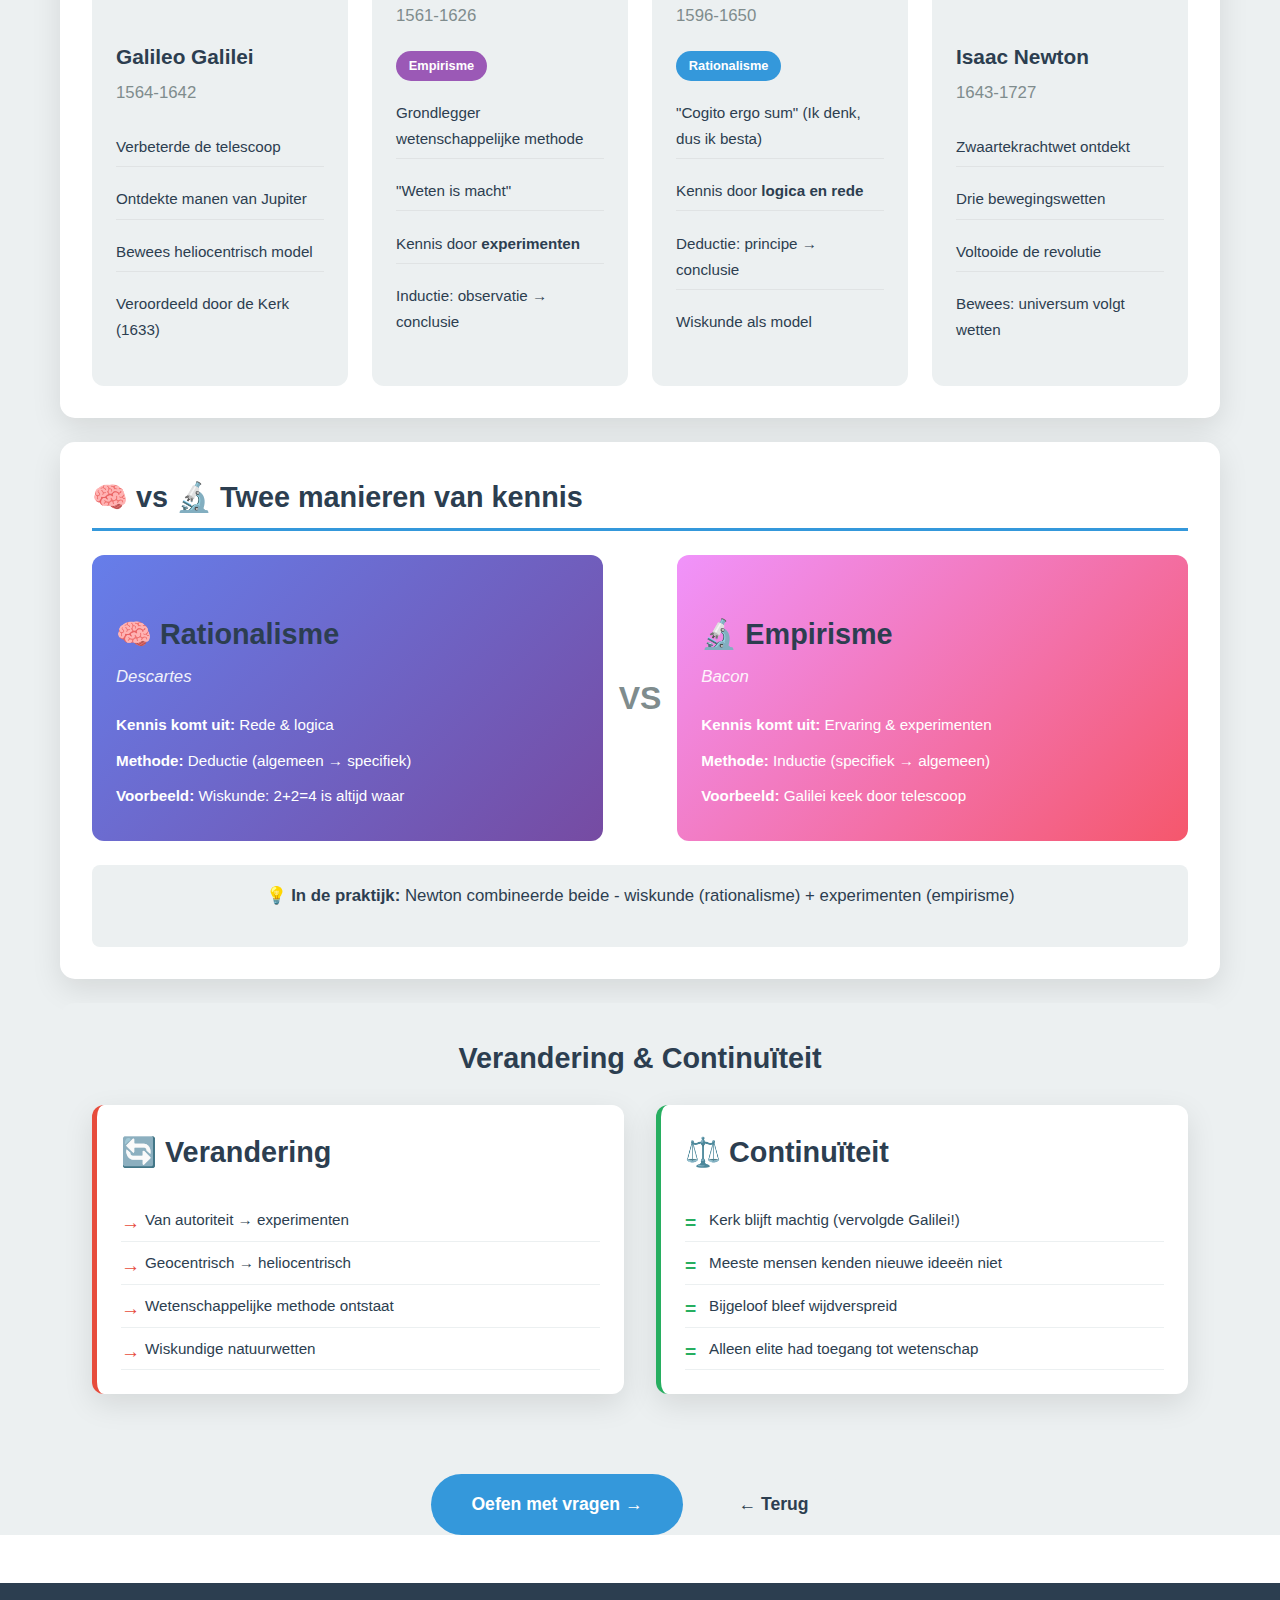
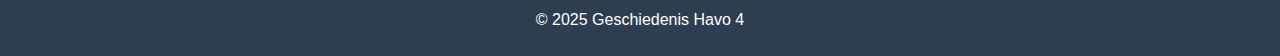
<file: info-wetenschappelijke-revolutie.html>
<!DOCTYPE html>
<html lang="nl">
<head>
    <meta charset="UTF-8">
    <meta name="viewport" content="width=device-width, initial-scale=1.0">
    <title>Wetenschappelijke Revolutie - Geschiedenis Havo 4</title>
    <link rel="stylesheet" href="styles.css">
</head>
<body>
    <nav class="navbar">
        <div class="nav-container">
            <a href="info-menu.html" class="nav-logo">← Terug naar informatie</a>
            <a href="index.html" class="nav-link">Home</a>
        </div>
    </nav>

    <main class="info-page">
        <header class="page-header science-header">
            <h1>🔬 De Wetenschappelijke Revolutie</h1>
            <p class="header-subtitle">1543-1687 | Van geloof naar bewijs</p>
        </header>

        <div class="container">
            <!-- Korte intro -->
            <section class="info-section compact">
                <h2>Wat veranderde er?</h2>
                <div class="key-change-box">
                    <div class="before-after">
                        <div class="before">
                            <h4>❌ Voorheen</h4>
                            <p>Kennis kwam van <strong>autoriteiten</strong> (Aristoteles, Bijbel)</p>
                        </div>
                        <div class="arrow">→</div>
                        <div class="after">
                            <h4>✓ Nieuw</h4>
                            <p>Kennis komt van <strong>experimenten</strong> en observatie</p>
                        </div>
                    </div>
                </div>
            </section>

            <!-- Interactieve wereldbeeld visualisatie -->
            <section class="info-section compact">
                <h2>🌍 Van Geocentrisch naar Heliocentrisch</h2>
                <div class="worldview-interactive">
                    <div class="worldview-toggle">
                        <button class="toggle-btn active" data-view="geo">Geocentrisch (oud)</button>
                        <button class="toggle-btn" data-view="helio">Heliocentrisch (nieuw)</button>
                    </div>
                    <div class="worldview-display">
                        <div class="worldview geocentric active">
                            <div class="orbit-container">
                                <div class="center-body earth">🌍</div>
                                <div class="orbiting sun">☀️</div>
                            </div>
                            <div class="worldview-info">
                                <h4>Geocentrisch wereldbeeld</h4>
                                <ul>
                                    <li>Aarde staat stil in het centrum</li>
                                    <li>Zon, maan en sterren draaien om de aarde</li>
                                    <li>Gebaseerd op Bijbel en Aristoteles</li>
                                    <li>Gesteund door de Kerk</li>
                                </ul>
                            </div>
                        </div>
                        <div class="worldview heliocentric">
                            <div class="orbit-container">
                                <div class="center-body sun-center">☀️</div>
                                <div class="orbiting earth-orbit">🌍</div>
                            </div>
                            <div class="worldview-info">
                                <h4>Heliocentrisch wereldbeeld</h4>
                                <ul>
                                    <li>Zon staat centraal</li>
                                    <li>Aarde draait om de zon</li>
                                    <li>Bewezen door telescoop en wiskunde</li>
                                    <li>Verworpen door de Kerk (eerst)</li>
                                </ul>
                            </div>
                        </div>
                    </div>
                </div>
            </section>

            <!-- Belangrijke figuren - visueel -->
            <section class="info-section compact">
                <h2>👤 Belangrijke Wetenschappers</h2>
                <div class="person-cards">
                    <div class="person-card">
                        <div class="person-emoji">🔭</div>
                        <h3>Galileo Galilei</h3>
                        <p class="person-years">1564-1642</p>
                        <ul>
                            <li>Verbeterde de telescoop</li>
                            <li>Ontdekte manen van Jupiter</li>
                            <li>Bewees heliocentrisch model</li>
                            <li>Veroordeeld door de Kerk (1633)</li>
                        </ul>
                    </div>

                    <div class="person-card">
                        <h3>Francis Bacon</h3>
                        <p class="person-years">1561-1626</p>
                        <div class="person-badge empirisme">Empirisme</div>
                        <ul>
                            <li>Grondlegger wetenschappelijke methode</li>
                            <li>"Weten is macht"</li>
                            <li>Kennis door <strong>experimenten</strong></li>
                            <li>Inductie: observatie → conclusie</li>
                        </ul>
                    </div>

                    <div class="person-card">
                        <h3>René Descartes</h3>
                        <p class="person-years">1596-1650</p>
                        <div class="person-badge rationalisme">Rationalisme</div>
                        <ul>
                            <li>"Cogito ergo sum" (Ik denk, dus ik besta)</li>
                            <li>Kennis door <strong>logica en rede</strong></li>
                            <li>Deductie: principe → conclusie</li>
                            <li>Wiskunde als model</li>
                        </ul>
                    </div>

                    <div class="person-card">
                        <div class="person-emoji">🍎</div>
                        <h3>Isaac Newton</h3>
                        <p class="person-years">1643-1727</p>
                        <ul>
                            <li>Zwaartekrachtwet ontdekt</li>
                            <li>Drie bewegingswetten</li>
                            <li>Voltooide de revolutie</li>
                            <li>Bewees: universum volgt wetten</li>
                        </ul>
                    </div>
                </div>
            </section>

            <!-- Rationalisme vs Empirisme - visueel -->
            <section class="info-section compact">
                <h2>🧠 vs 🔬 Twee manieren van kennis</h2>
                <div class="versus-container">
                    <div class="versus-box rationalism">
                        <h3>🧠 Rationalisme</h3>
                        <p class="versus-person">Descartes</p>
                        <div class="versus-content">
                            <p><strong>Kennis komt uit:</strong> Rede & logica</p>
                            <p><strong>Methode:</strong> Deductie (algemeen → specifiek)</p>
                            <p><strong>Voorbeeld:</strong> Wiskunde: 2+2=4 is altijd waar</p>
                        </div>
                    </div>
                    <div class="versus-middle">VS</div>
                    <div class="versus-box empiricism">
                        <h3>🔬 Empirisme</h3>
                        <p class="versus-person">Bacon</p>
                        <div class="versus-content">
                            <p><strong>Kennis komt uit:</strong> Ervaring & experimenten</p>
                            <p><strong>Methode:</strong> Inductie (specifiek → algemeen)</p>
                            <p><strong>Voorbeeld:</strong> Galilei keek door telescoop</p>
                        </div>
                    </div>
                </div>
                <div class="synthesis-note">
                    <p>💡 <strong>In de praktijk:</strong> Newton combineerde beide - wiskunde (rationalisme) + experimenten (empirisme)</p>
                </div>
            </section>

            <!-- Verandering & Continuïteit - compact -->
            <section class="change-continuity-section compact">
                <h2>Verandering & Continuïteit</h2>
                <div class="change-continuity-grid">
                    <div class="change-box">
                        <h3>🔄 Verandering</h3>
                        <ul>
                            <li>Van autoriteit → experimenten</li>
                            <li>Geocentrisch → heliocentrisch</li>
                            <li>Wetenschappelijke methode ontstaat</li>
                            <li>Wiskundige natuurwetten</li>
                        </ul>
                    </div>
                    <div class="continuity-box">
                        <h3>⚖️ Continuïteit</h3>
                        <ul>
                            <li>Kerk blijft machtig (vervolgde Galilei!)</li>
                            <li>Meeste mensen kenden nieuwe ideeën niet</li>
                            <li>Bijgeloof bleef wijdverspreid</li>
                            <li>Alleen elite had toegang tot wetenschap</li>
                        </ul>
                    </div>
                </div>
            </section>

            <div class="action-buttons">
                <a href="quiz-wetenschappelijke-revolutie.html" class="action-btn primary">Oefen met vragen →</a>
                <a href="info-menu.html" class="action-btn secondary">← Terug</a>
            </div>
        </div>
    </main>

    <footer class="home-footer">
        <p>&copy; 2025 Geschiedenis Havo 4</p>
    </footer>

    <script>
        // Wereldbeeld toggle
        document.querySelectorAll('.toggle-btn').forEach(btn => {
            btn.addEventListener('click', function() {
                document.querySelectorAll('.toggle-btn').forEach(b => b.classList.remove('active'));
                this.classList.add('active');
                
                document.querySelectorAll('.worldview').forEach(wv => wv.classList.remove('active'));
                
                if (this.getAttribute('data-view') === 'geo') {
                    document.querySelector('.worldview.geocentric').classList.add('active');
                } else {
                    document.querySelector('.worldview.heliocentric').classList.add('active');
                }
            });
        });
    </script>
</body>
</html>
</file>
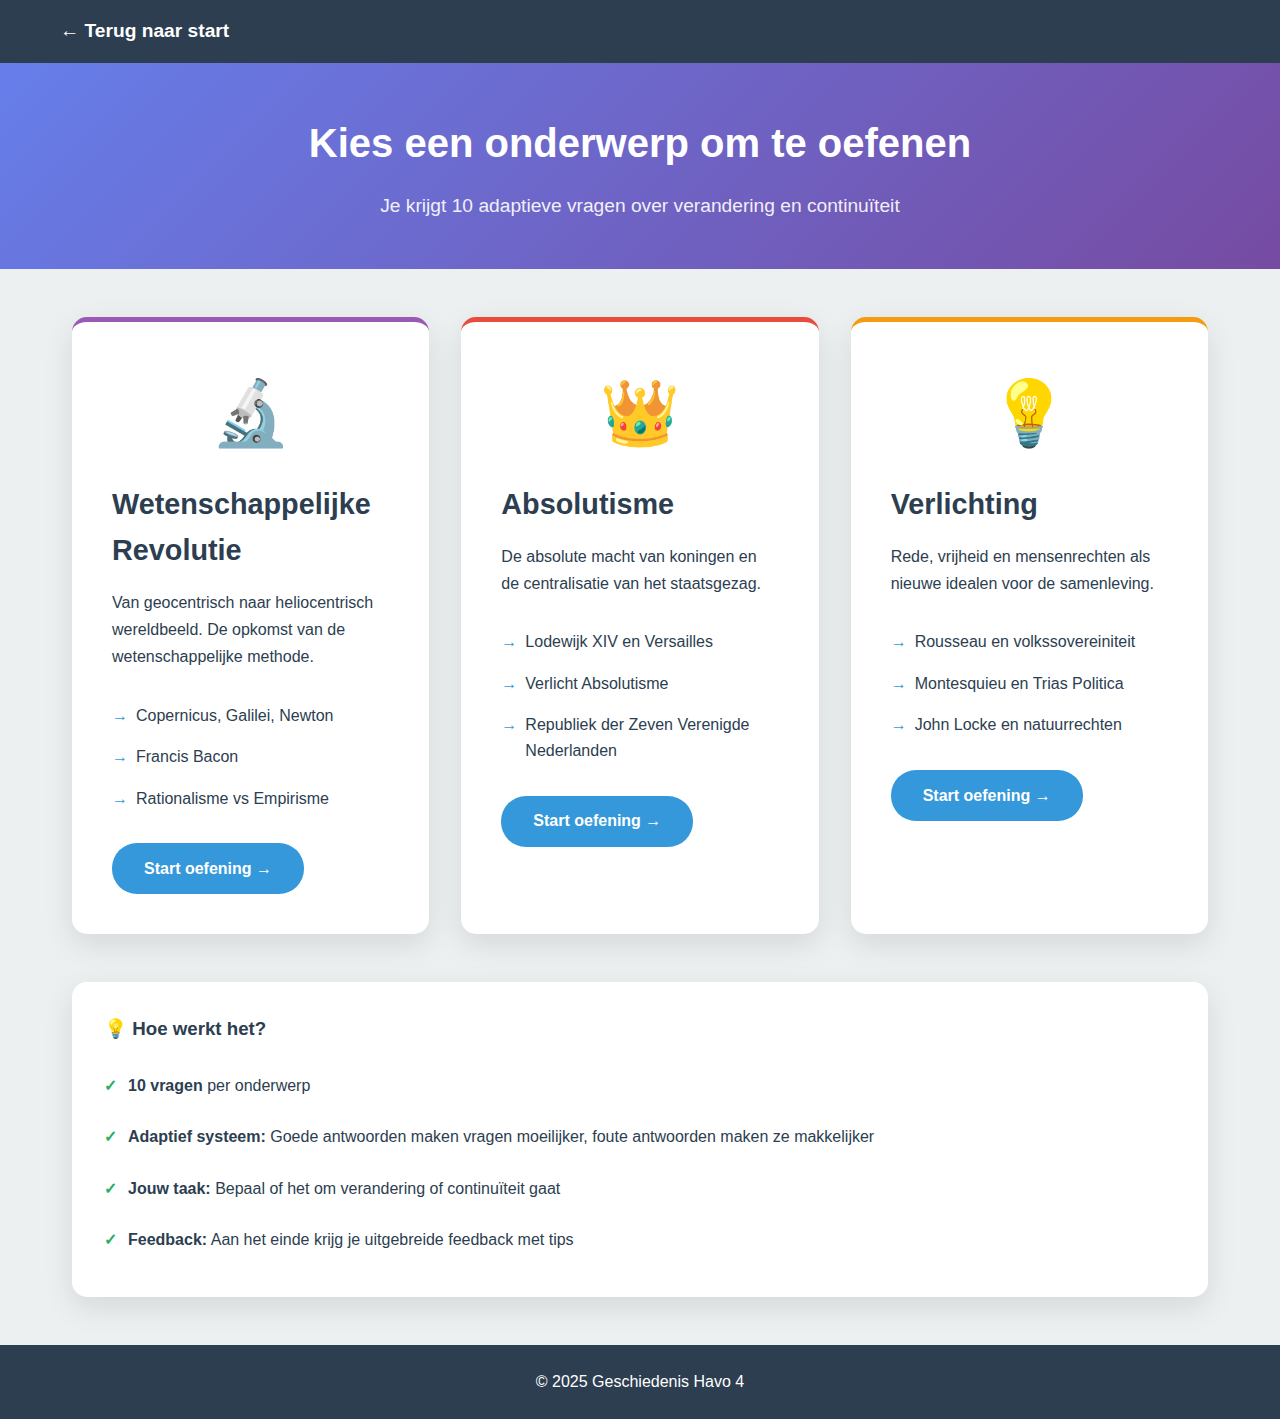
<file: oefenen.html>
<!DOCTYPE html>
<html lang="nl">
<head>
    <meta charset="UTF-8">
    <meta name="viewport" content="width=device-width, initial-scale=1.0">
    <title>Oefenen - Geschiedenis Havo 4</title>
    <link rel="stylesheet" href="styles.css">
</head>
<body>
    <nav class="navbar">
        <div class="nav-container">
            <a href="index.html" class="nav-logo">← Terug naar start</a>
        </div>
    </nav>

    <div class="selection-container">
        <header class="selection-header">
            <h1>Kies een onderwerp om te oefenen</h1>
            <p class="subtitle">Je krijgt 10 adaptieve vragen over verandering en continuïteit</p>
        </header>

        <main class="topic-selection">
            <div class="topic-cards">
                <a href="quiz-wetenschappelijke-revolutie.html" class="topic-card science-card">
                    <div class="card-icon">🔬</div>
                    <h2>Wetenschappelijke Revolutie</h2>
                    <p>Van geocentrisch naar heliocentrisch wereldbeeld. De opkomst van de wetenschappelijke methode.</p>
                    <ul class="topic-highlights">
                        <li>Copernicus, Galilei, Newton</li>
                        <li>Francis Bacon</li>
                        <li>Rationalisme vs Empirisme</li>
                    </ul>
                    <span class="start-btn">Start oefening →</span>
                </a>

                <a href="quiz-absolutisme.html" class="topic-card absolutism-card">
                    <div class="card-icon">👑</div>
                    <h2>Absolutisme</h2>
                    <p>De absolute macht van koningen en de centralisatie van het staatsgezag.</p>
                    <ul class="topic-highlights">
                        <li>Lodewijk XIV en Versailles</li>
                        <li>Verlicht Absolutisme</li>
                        <li>Republiek der Zeven Verenigde Nederlanden</li>
                    </ul>
                    <span class="start-btn">Start oefening →</span>
                </a>

                <a href="quiz-verlichting.html" class="topic-card enlightenment-card">
                    <div class="card-icon">💡</div>
                    <h2>Verlichting</h2>
                    <p>Rede, vrijheid en mensenrechten als nieuwe idealen voor de samenleving.</p>
                    <ul class="topic-highlights">
                        <li>Rousseau en volkssovereiniteit</li>
                        <li>Montesquieu en Trias Politica</li>
                        <li>John Locke en natuurrechten</li>
                    </ul>
                    <span class="start-btn">Start oefening →</span>
                </a>
            </div>

            <div class="info-box">
                <h3>💡 Hoe werkt het?</h3>
                <ul>
                    <li><strong>10 vragen</strong> per onderwerp</li>
                    <li><strong>Adaptief systeem:</strong> Goede antwoorden maken vragen moeilijker, foute antwoorden maken ze makkelijker</li>
                    <li><strong>Jouw taak:</strong> Bepaal of het om verandering of continuïteit gaat</li>
                    <li><strong>Feedback:</strong> Aan het einde krijg je uitgebreide feedback met tips</li>
                </ul>
            </div>
        </main>
    </div>

    <footer class="home-footer">
        <p>&copy; 2025 Geschiedenis Havo 4</p>
    </footer>
</body>
</html>
</file>
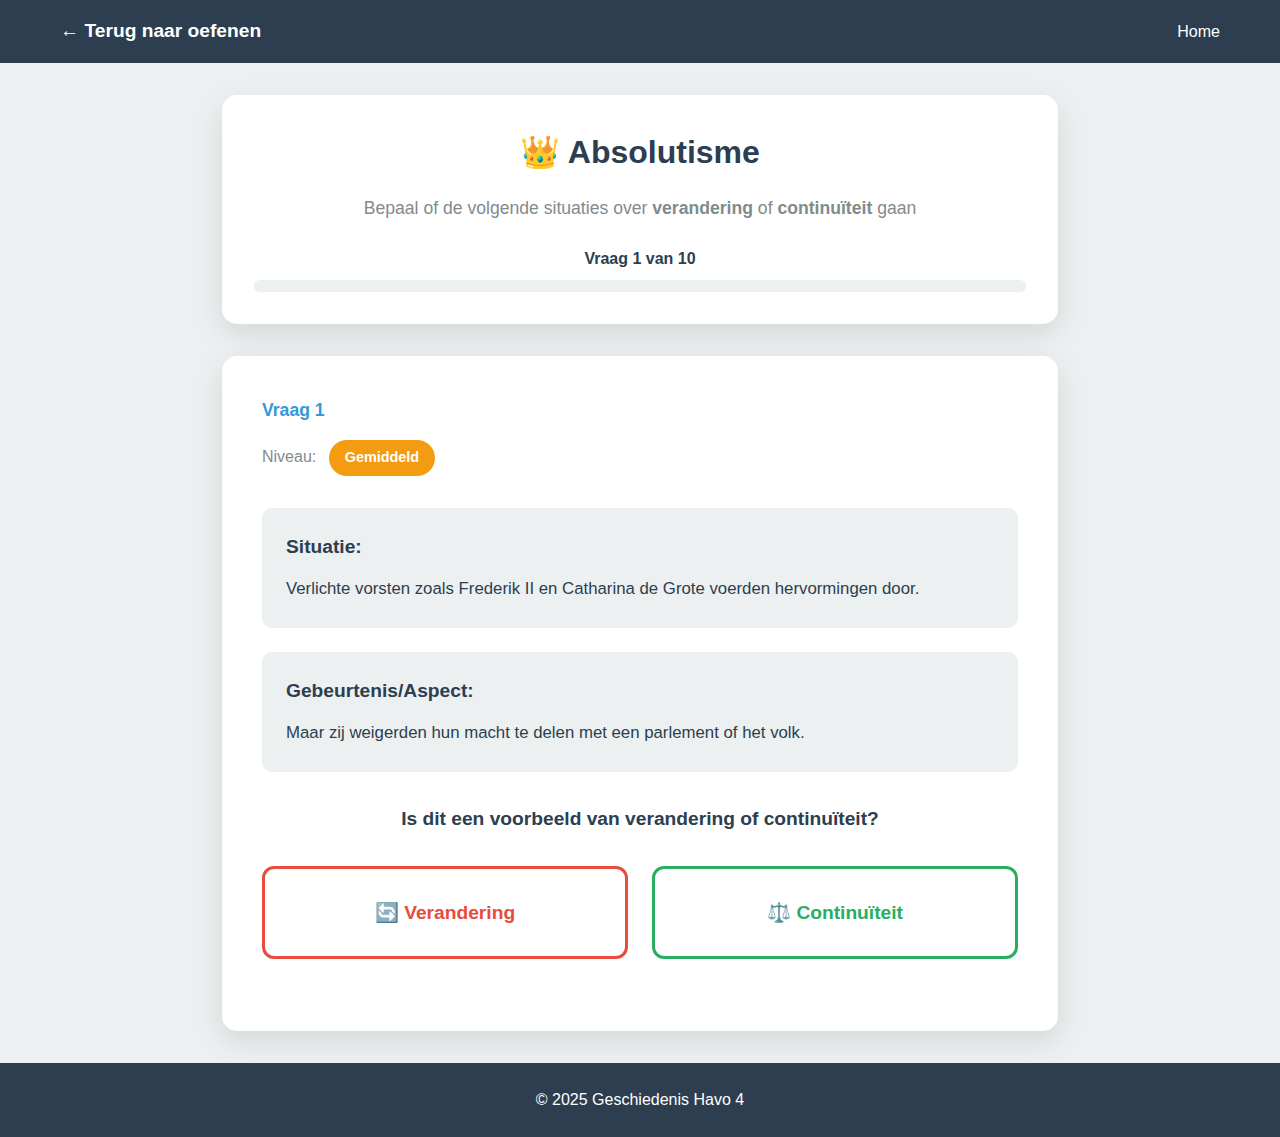
<file: quiz-absolutisme.html>
<!DOCTYPE html>
<html lang="nl">
<head>
    <meta charset="UTF-8">
    <meta name="viewport" content="width=device-width, initial-scale=1.0">
    <title>Quiz: Absolutisme - Geschiedenis Havo 4</title>
    <link rel="stylesheet" href="styles.css">
</head>
<body>
    <nav class="navbar">
        <div class="nav-container">
            <a href="oefenen.html" class="nav-logo">← Terug naar oefenen</a>
            <a href="index.html" class="nav-link">Home</a>
        </div>
    </nav>

    <main class="quiz-page">
        <div class="quiz-container-adaptive">
            <header class="quiz-header">
                <h1>👑 Absolutisme</h1>
                <p class="quiz-instruction">Bepaal of de volgende situaties over <strong>verandering</strong> of <strong>continuïteit</strong> gaan</p>
                <div class="quiz-progress">
                    <span class="progress-text">Vraag <span id="current-q">1</span> van 10</span>
                    <div class="progress-bar">
                        <div class="progress-fill" id="progress-fill"></div>
                    </div>
                </div>
            </header>

            <div class="quiz-content" id="quiz-content">
                <div class="question-card">
                    <div class="question-number">Vraag <span id="q-number">1</span></div>
                    <div class="difficulty-indicator">
                        <span class="diff-label">Niveau:</span>
                        <span class="diff-badge" id="diff-badge">Gemiddeld</span>
                    </div>
                    
                    <div class="situation-box">
                        <h3>Situatie:</h3>
                        <p id="situation-text"></p>
                    </div>

                    <div class="event-box">
                        <h3>Gebeurtenis/Aspect:</h3>
                        <p id="event-text"></p>
                    </div>

                    <div class="question-prompt">
                        <p>Is dit een voorbeeld van <strong>verandering</strong> of <strong>continuïteit</strong>?</p>
                    </div>

                    <div class="answer-buttons">
                        <button class="answer-btn change-btn" onclick="submitAnswer('verandering')">
                            🔄 Verandering
                        </button>
                        <button class="answer-btn continuity-btn" onclick="submitAnswer('continuiteit')">
                            ⚖️ Continuïteit
                        </button>
                    </div>

                    <div class="feedback-box" id="feedback-box"></div>
                </div>
            </div>

            <div class="quiz-result-page" id="result-page">
                <h2>Resultaten</h2>
                <div class="score-circle">
                    <div class="score-value" id="final-score">0/10</div>
                    <p class="score-label">Correct</p>
                </div>

                <div class="result-message" id="result-message"></div>

                <div class="detailed-feedback" id="detailed-feedback"></div>

                <div class="action-buttons">
                    <button class="action-btn primary" onclick="restartQuiz()">Opnieuw proberen</button>
                    <a href="info-absolutisme.html" class="action-btn secondary">Bestudeer de stof</a>
                    <a href="oefenen.html" class="action-btn secondary">Kies ander onderwerp</a>
                </div>
            </div>
        </div>
    </main>

    <footer class="home-footer">
        <p>&copy; 2025 Geschiedenis Havo 4</p>
    </footer>

    <script src="quiz-data-absolutisme.js"></script>
    <script src="quiz-engine.js"></script>
</body>
</html>
</file>
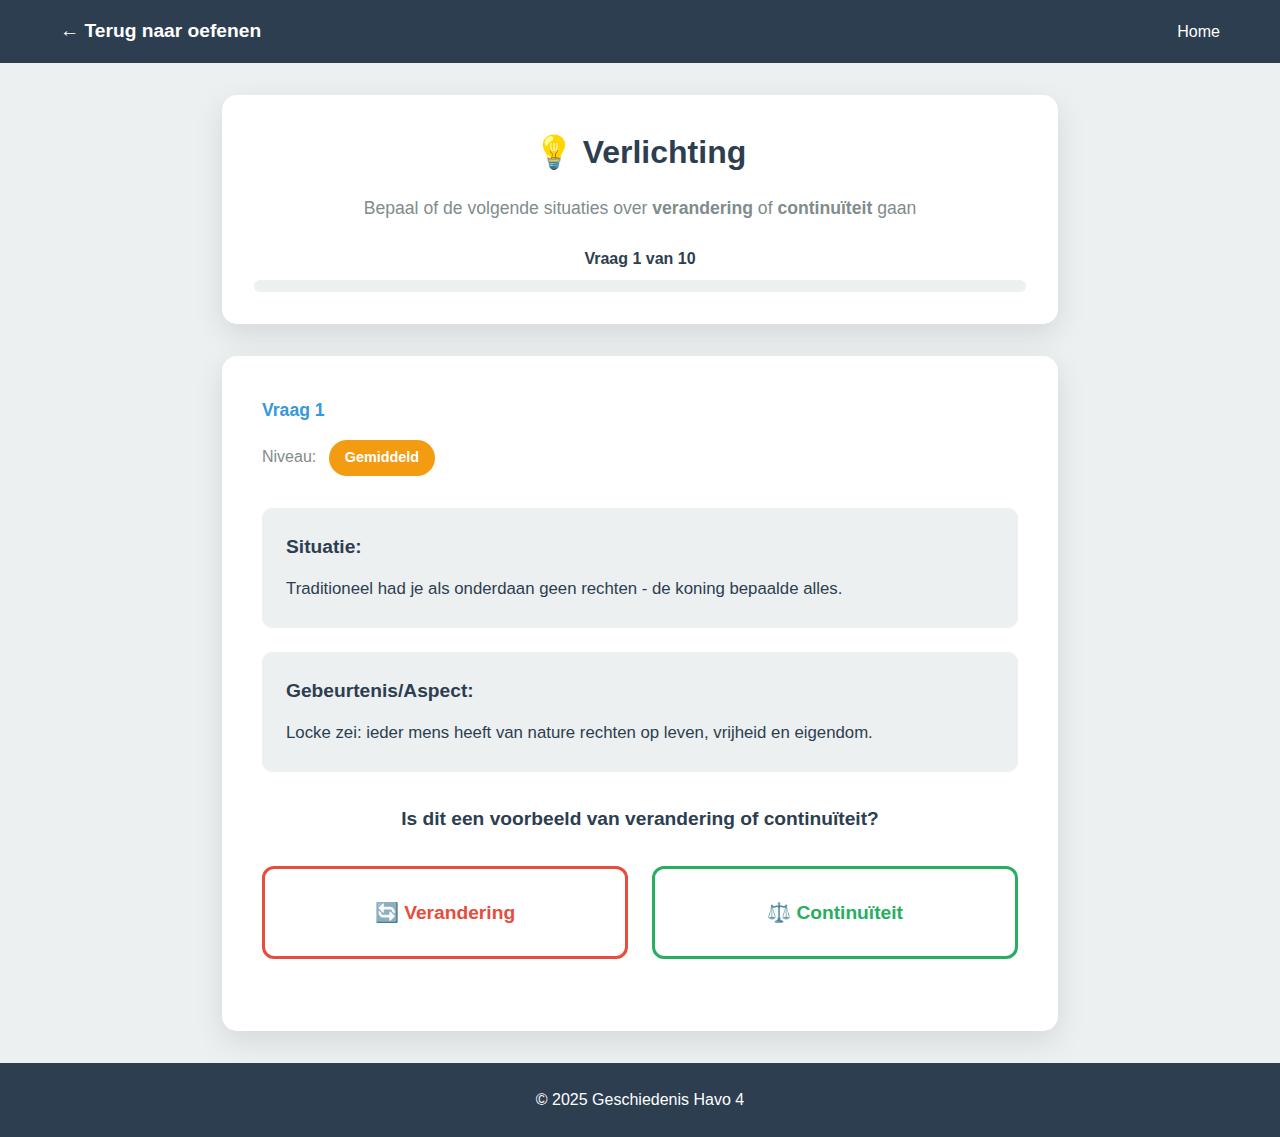
<file: quiz-verlichting.html>
<!DOCTYPE html>
<html lang="nl">
<head>
    <meta charset="UTF-8">
    <meta name="viewport" content="width=device-width, initial-scale=1.0">
    <title>Quiz: Verlichting - Geschiedenis Havo 4</title>
    <link rel="stylesheet" href="styles.css">
</head>
<body>
    <nav class="navbar">
        <div class="nav-container">
            <a href="oefenen.html" class="nav-logo">← Terug naar oefenen</a>
            <a href="index.html" class="nav-link">Home</a>
        </div>
    </nav>

    <main class="quiz-page">
        <div class="quiz-container-adaptive">
            <header class="quiz-header">
                <h1>💡 Verlichting</h1>
                <p class="quiz-instruction">Bepaal of de volgende situaties over <strong>verandering</strong> of <strong>continuïteit</strong> gaan</p>
                <div class="quiz-progress">
                    <span class="progress-text">Vraag <span id="current-q">1</span> van 10</span>
                    <div class="progress-bar">
                        <div class="progress-fill" id="progress-fill"></div>
                    </div>
                </div>
            </header>

            <div class="quiz-content" id="quiz-content">
                <div class="question-card">
                    <div class="question-number">Vraag <span id="q-number">1</span></div>
                    <div class="difficulty-indicator">
                        <span class="diff-label">Niveau:</span>
                        <span class="diff-badge" id="diff-badge">Gemiddeld</span>
                    </div>
                    
                    <div class="situation-box">
                        <h3>Situatie:</h3>
                        <p id="situation-text"></p>
                    </div>

                    <div class="event-box">
                        <h3>Gebeurtenis/Aspect:</h3>
                        <p id="event-text"></p>
                    </div>

                    <div class="question-prompt">
                        <p>Is dit een voorbeeld van <strong>verandering</strong> of <strong>continuïteit</strong>?</p>
                    </div>

                    <div class="answer-buttons">
                        <button class="answer-btn change-btn" onclick="submitAnswer('verandering')">
                            🔄 Verandering
                        </button>
                        <button class="answer-btn continuity-btn" onclick="submitAnswer('continuiteit')">
                            ⚖️ Continuïteit
                        </button>
                    </div>

                    <div class="feedback-box" id="feedback-box"></div>
                </div>
            </div>

            <div class="quiz-result-page" id="result-page">
                <h2>Resultaten</h2>
                <div class="score-circle">
                    <div class="score-value" id="final-score">0/10</div>
                    <p class="score-label">Correct</p>
                </div>

                <div class="result-message" id="result-message"></div>

                <div class="detailed-feedback" id="detailed-feedback"></div>

                <div class="action-buttons">
                    <button class="action-btn primary" onclick="restartQuiz()">Opnieuw proberen</button>
                    <a href="info-verlichting.html" class="action-btn secondary">Bestudeer de stof</a>
                    <a href="oefenen.html" class="action-btn secondary">Kies ander onderwerp</a>
                </div>
            </div>
        </div>
    </main>

    <footer class="home-footer">
        <p>&copy; 2025 Geschiedenis Havo 4</p>
    </footer>

    <script src="quiz-data-verlichting.js"></script>
    <script src="quiz-engine.js"></script>
</body>
</html>
</file>
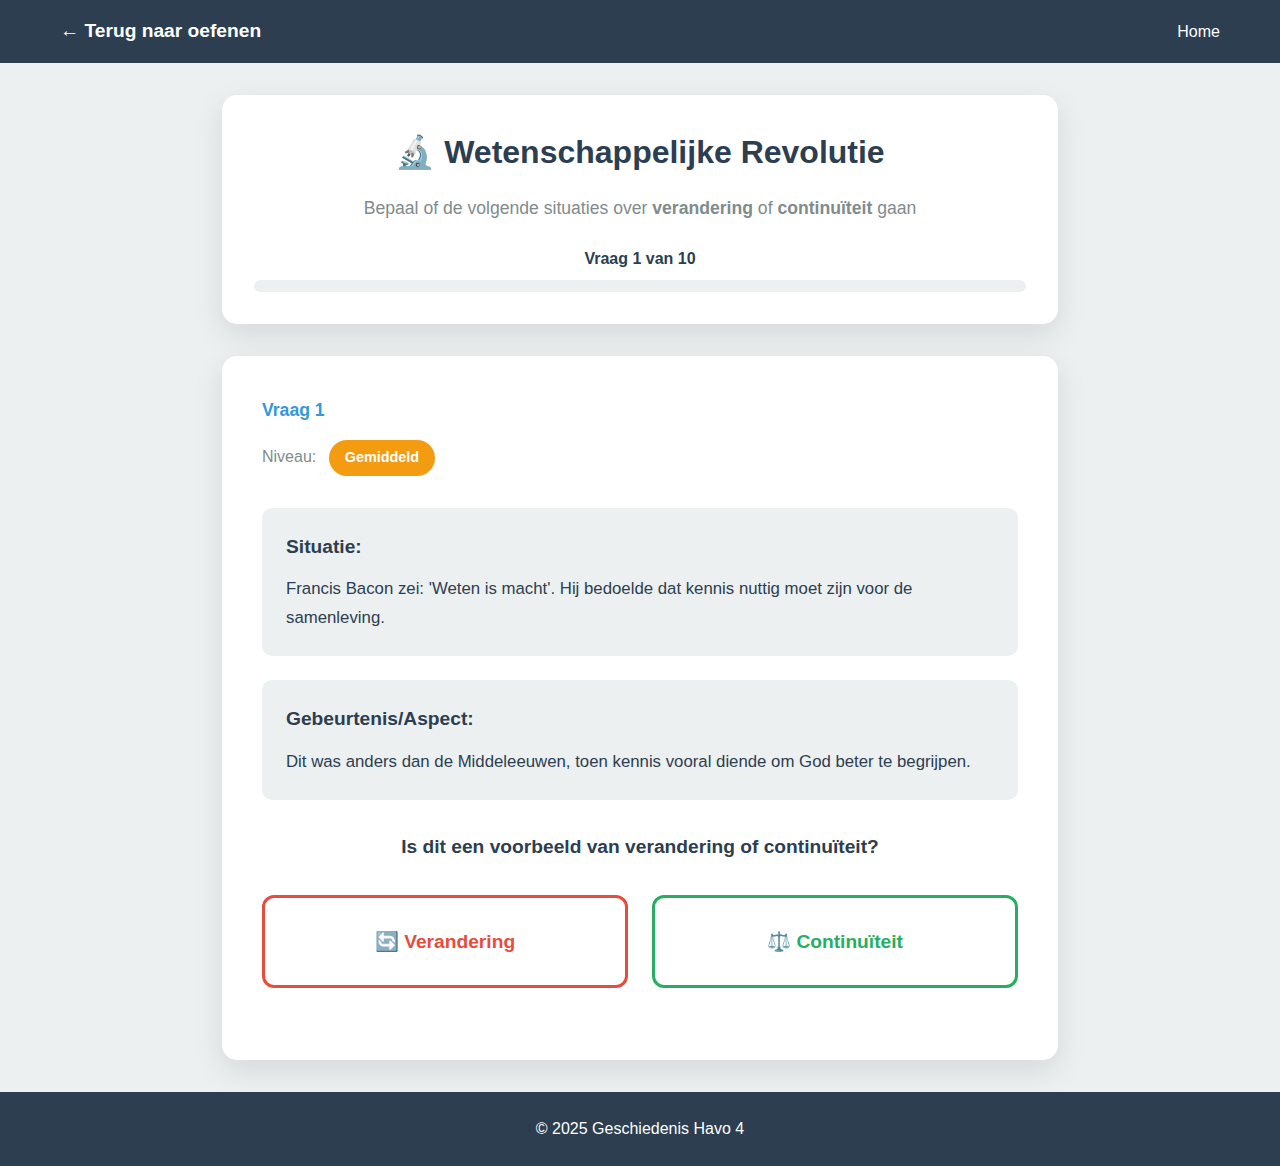
<file: quiz-wetenschappelijke-revolutie.html>
<!DOCTYPE html>
<html lang="nl">
<head>
    <meta charset="UTF-8">
    <meta name="viewport" content="width=device-width, initial-scale=1.0">
    <title>Quiz: Wetenschappelijke Revolutie - Geschiedenis Havo 4</title>
    <link rel="stylesheet" href="styles.css">
</head>
<body>
    <nav class="navbar">
        <div class="nav-container">
            <a href="oefenen.html" class="nav-logo">← Terug naar oefenen</a>
            <a href="index.html" class="nav-link">Home</a>
        </div>
    </nav>

    <main class="quiz-page">
        <div class="quiz-container-adaptive">
            <header class="quiz-header">
                <h1>🔬 Wetenschappelijke Revolutie</h1>
                <p class="quiz-instruction">Bepaal of de volgende situaties over <strong>verandering</strong> of <strong>continuïteit</strong> gaan</p>
                <div class="quiz-progress">
                    <span class="progress-text">Vraag <span id="current-q">1</span> van 10</span>
                    <div class="progress-bar">
                        <div class="progress-fill" id="progress-fill"></div>
                    </div>
                </div>
            </header>

            <div class="quiz-content" id="quiz-content">
                <div class="question-card">
                    <div class="question-number">Vraag <span id="q-number">1</span></div>
                    <div class="difficulty-indicator">
                        <span class="diff-label">Niveau:</span>
                        <span class="diff-badge" id="diff-badge">Gemiddeld</span>
                    </div>
                    
                    <div class="situation-box">
                        <h3>Situatie:</h3>
                        <p id="situation-text"></p>
                    </div>

                    <div class="event-box">
                        <h3>Gebeurtenis/Aspect:</h3>
                        <p id="event-text"></p>
                    </div>

                    <div class="question-prompt">
                        <p>Is dit een voorbeeld van <strong>verandering</strong> of <strong>continuïteit</strong>?</p>
                    </div>

                    <div class="answer-buttons">
                        <button class="answer-btn change-btn" onclick="submitAnswer('verandering')">
                            🔄 Verandering
                        </button>
                        <button class="answer-btn continuity-btn" onclick="submitAnswer('continuiteit')">
                            ⚖️ Continuïteit
                        </button>
                    </div>

                    <div class="feedback-box" id="feedback-box"></div>
                </div>
            </div>

            <div class="quiz-result-page" id="result-page">
                <h2>Resultaten</h2>
                <div class="score-circle">
                    <div class="score-value" id="final-score">0/10</div>
                    <p class="score-label">Correct</p>
                </div>

                <div class="result-message" id="result-message"></div>

                <div class="detailed-feedback" id="detailed-feedback"></div>

                <div class="action-buttons">
                    <button class="action-btn primary" onclick="restartQuiz()">Opnieuw proberen</button>
                    <a href="info-wetenschappelijke-revolutie.html" class="action-btn secondary">Bestudeer de stof</a>
                    <a href="oefenen.html" class="action-btn secondary">Kies ander onderwerp</a>
                </div>
            </div>
        </div>
    </main>

    <footer class="home-footer">
        <p>&copy; 2025 Geschiedenis Havo 4</p>
    </footer>

    <script src="quiz-data-wetenschap.js"></script>
    <script src="quiz-engine.js"></script>
</body>
</html>
</file>
<file: styles.css>
/* Reset en basis styling */
* {
    margin: 0;
    padding: 0;
    box-sizing: border-box;
}

:root {
    --primary-color: #2c3e50;
    --secondary-color: #3498db;
    --accent-color: #e74c3c;
    --success: #27ae60;
    --warning: #f39c12;
    --light-bg: #ecf0f1;
    --dark-bg: #34495e;
    --text-dark: #2c3e50;
    --text-light: #7f8c8d;
    --white: #ffffff;
    --science: #9b59b6;
    --absolutism: #e74c3c;
    --enlightenment: #f39c12;
    --gradient-1: linear-gradient(135deg, #667eea 0%, #764ba2 100%);
    --gradient-2: linear-gradient(135deg, #f093fb 0%, #f5576c 100%);
    --gradient-3: linear-gradient(135deg, #4facfe 0%, #00f2fe 100%);
    --shadow: 0 10px 30px rgba(0, 0, 0, 0.1);
    --shadow-hover: 0 15px 40px rgba(0, 0, 0, 0.2);
}

html {
    scroll-behavior: smooth;
}

body {
    font-family: 'Segoe UI', Tahoma, Geneva, Verdana, sans-serif;
    line-height: 1.6;
    color: var(--text-dark);
    background-color: var(--white);
}

.container {
    max-width: 1200px;
    margin: 0 auto;
    padding: 0 20px;
}

/* ==================== HOMEPAGE STYLING ==================== */
.home-container {
    min-height: 100vh;
    display: flex;
    flex-direction: column;
}

.home-hero {
    background: var(--gradient-1);
    color: var(--white);
    text-align: center;
    padding: 4rem 2rem;
}

.main-title {
    font-size: 3.5rem;
    margin-bottom: 1rem;
    animation: fadeInDown 1s;
}

.main-subtitle {
    font-size: 1.5rem;
    margin-bottom: 0.5rem;
    opacity: 0.9;
}

.skill-focus {
    font-size: 1.1rem;
    font-weight: 600;
    opacity: 0.95;
    margin-top: 1rem;
}

.home-main {
    flex: 1;
    display: flex;
    align-items: center;
    justify-content: center;
    padding: 3rem 2rem;
}

.choice-container {
    max-width: 900px;
    width: 100%;
}

.choice-container h2 {
    text-align: center;
    color: var(--primary-color);
    font-size: 2.5rem;
    margin-bottom: 3rem;
}

.main-buttons {
    display: grid;
    grid-template-columns: 1fr 1fr;
    gap: 3rem;
    margin-bottom: 3rem;
}

.main-btn {
    background: var(--white);
    padding: 3rem 2rem;
    border-radius: 20px;
    text-decoration: none;
    color: var(--text-dark);
    box-shadow: var(--shadow);
    transition: all 0.3s;
    text-align: center;
    border: 3px solid transparent;
}

.main-btn:hover {
    transform: translateY(-10px);
    box-shadow: var(--shadow-hover);
}

.practice-btn {
    border-color: var(--secondary-color);
}

.practice-btn:hover {
    background: linear-gradient(135deg, #3498db 0%, #2980b9 100%);
    color: var(--white);
}

.info-btn {
    border-color: var(--success);
}

.info-btn:hover {
    background: linear-gradient(135deg, #27ae60 0%, #229954 100%);
    color: var(--white);
}

.btn-icon {
    font-size: 4rem;
    margin-bottom: 1rem;
}

.main-btn h3 {
    font-size: 2rem;
    margin-bottom: 1rem;
}

.main-btn p {
    font-size: 1.1rem;
    line-height: 1.6;
    opacity: 0.9;
}

.topics-preview {
    background: var(--light-bg);
    padding: 2rem;
    border-radius: 15px;
    text-align: center;
}

.topics-preview h3 {
    margin-bottom: 1.5rem;
    color: var(--primary-color);
}

.topic-tags {
    display: flex;
    justify-content: center;
    gap: 1rem;
    flex-wrap: wrap;
}

.topic-tag {
    padding: 0.8rem 1.5rem;
    border-radius: 25px;
    font-weight: 600;
    font-size: 1.1rem;
}

.topic-tag.science {
    background: var(--science);
    color: var(--white);
}

.topic-tag.absolutism {
    background: var(--absolutism);
    color: var(--white);
}

.topic-tag.enlightenment {
    background: var(--enlightenment);
    color: var(--white);
}

.home-footer {
    background: var(--primary-color);
    color: var(--white);
    text-align: center;
    padding: 1.5rem;
}

/* ==================== NAVIGATIE ==================== */
.navbar {
    background: var(--primary-color);
    box-shadow: var(--shadow);
    padding: 1rem 0;
}

.nav-container {
    max-width: 1200px;
    margin: 0 auto;
    padding: 0 20px;
    display: flex;
    justify-content: space-between;
    align-items: center;
}

.nav-logo {
    color: var(--white);
    text-decoration: none;
    font-size: 1.2rem;
    font-weight: 600;
}

.nav-link {
    color: var(--white);
    text-decoration: none;
    font-weight: 500;
}

.nav-logo:hover, .nav-link:hover {
    opacity: 0.8;
}

/* ==================== SELECTIE PAGINA'S ==================== */
.selection-container {
    min-height: 100vh;
    background: var(--light-bg);
}

.selection-header {
    background: var(--gradient-1);
    color: var(--white);
    text-align: center;
    padding: 3rem 2rem;
}

.selection-header h1 {
    font-size: 2.5rem;
    margin-bottom: 1rem;
}

.selection-header .subtitle {
    font-size: 1.2rem;
    opacity: 0.9;
}

.topic-selection {
    max-width: 1200px;
    margin: 0 auto;
    padding: 3rem 2rem;
}

.topic-cards {
    display: grid;
    grid-template-columns: repeat(auto-fit, minmax(300px, 1fr));
    gap: 2rem;
    margin-bottom: 3rem;
}

.topic-card {
    background: var(--white);
    padding: 2.5rem;
    border-radius: 15px;
    text-decoration: none;
    color: var(--text-dark);
    box-shadow: var(--shadow);
    transition: all 0.3s;
    border-top: 5px solid;
}

.topic-card.science-card {
    border-top-color: var(--science);
}

.topic-card.absolutism-card {
    border-top-color: var(--absolutism);
}

.topic-card.enlightenment-card {
    border-top-color: var(--enlightenment);
}

.topic-card:hover {
    transform: translateY(-10px);
    box-shadow: var(--shadow-hover);
}

.card-icon {
    font-size: 4rem;
    margin-bottom: 1rem;
    text-align: center;
}

.topic-card h2 {
    font-size: 1.8rem;
    margin-bottom: 1rem;
    color: var(--primary-color);
}

.topic-card p {
    margin-bottom: 1.5rem;
    line-height: 1.7;
}

.topic-highlights {
    list-style: none;
    margin-bottom: 1.5rem;
}

.topic-highlights li {
    padding: 0.5rem 0;
    padding-left: 1.5rem;
    position: relative;
}

.topic-highlights li::before {
    content: '→';
    position: absolute;
    left: 0;
    color: var(--secondary-color);
    font-weight: bold;
}

.start-btn {
    display: inline-block;
    background: var(--secondary-color);
    color: var(--white);
    padding: 0.8rem 2rem;
    border-radius: 25px;
    font-weight: 600;
    transition: all 0.3s;
}

.topic-card:hover .start-btn {
    transform: translateX(10px);
}

.info-box {
    background: var(--white);
    padding: 2rem;
    border-radius: 15px;
    box-shadow: var(--shadow);
}

.info-box h3 {
    color: var(--primary-color);
    margin-bottom: 1rem;
}

.info-box ul {
    list-style: none;
}

.info-box li {
    padding: 0.8rem 0;
    padding-left: 1.5rem;
    position: relative;
}

.info-box li::before {
    content: '✓';
    position: absolute;
    left: 0;
    color: var(--success);
    font-weight: bold;
}

/* ==================== INFO PAGINA'S ==================== */
.info-page {
    background: var(--light-bg);
    min-height: 100vh;
}

.page-header {
    color: var(--white);
    text-align: center;
    padding: 3rem 2rem;
}

.page-header.science-header {
    background: linear-gradient(135deg, #9b59b6 0%, #8e44ad 100%);
}

.page-header.absolutism-header {
    background: linear-gradient(135deg, #e74c3c 0%, #c0392b 100%);
}

.page-header.enlightenment-header {
    background: linear-gradient(135deg, #f39c12 0%, #d68910 100%);
}

.page-header h1 {
    font-size: 3rem;
    margin-bottom: 0.5rem;
}

.header-subtitle {
    font-size: 1.3rem;
    opacity: 0.95;
}

.info-section {
    background: var(--white);
    padding: 3rem 2rem;
    margin: 2rem 0;
    border-radius: 15px;
    box-shadow: var(--shadow);
}

.info-section h2 {
    color: var(--primary-color);
    font-size: 2.2rem;
    margin-bottom: 1.5rem;
    border-bottom: 3px solid var(--secondary-color);
    padding-bottom: 0.5rem;
}

.info-section h3 {
    color: var(--text-dark);
    font-size: 1.8rem;
    margin: 2rem 0 1rem 0;
}

.info-section h4 {
    color: var(--secondary-color);
    font-size: 1.4rem;
    margin: 1.5rem 0 1rem 0;
}

.info-section p {
    margin-bottom: 1.2rem;
    line-height: 1.8;
    font-size: 1.05rem;
}

.info-section ul {
    margin-left: 2rem;
    margin-bottom: 1.5rem;
}

.info-section li {
    margin-bottom: 0.8rem;
    line-height: 1.7;
}

.highlight-section {
    background: linear-gradient(to right, #f8f9fa 0%, #e9ecef 100%);
    border-left: 5px solid var(--secondary-color);
}

.intro-text {
    background: var(--light-bg);
    padding: 1.5rem;
    border-radius: 10px;
    margin-bottom: 2rem;
    font-size: 1.1rem;
}

/* Comparison grids */
.comparison-grid {
    display: grid;
    grid-template-columns: 1fr 1fr;
    gap: 2rem;
    margin: 2rem 0;
}

.comparison-box {
    background: var(--white);
    padding: 2rem;
    border-radius: 10px;
    box-shadow: 0 5px 15px rgba(0,0,0,0.08);
    border-left: 4px solid var(--secondary-color);
}

.comparison-box h3, .comparison-box h4 {
    color: var(--primary-color);
    margin-bottom: 1rem;
}

.example-text {
    font-style: italic;
    color: var(--text-light);
    margin-bottom: 1rem;
}

/* ==================== COMPACTE INFO PAGINA STYLING ==================== */
.info-section.compact {
    padding: 2rem;
    margin: 1.5rem 0;
}

.info-section.compact h2 {
    font-size: 1.8rem;
    margin-bottom: 1.2rem;
}

.simple-text {
    font-size: 1.1rem;
    line-height: 1.7;
}

/* Definition boxes */
.definition-box {
    background: var(--primary-color);
    color: var(--white);
    padding: 1.5rem 2rem;
    border-radius: 12px;
    text-align: center;
    margin-bottom: 1.5rem;
}

.big-quote {
    font-size: 1.8rem;
    font-weight: 700;
    font-style: italic;
    margin-bottom: 0.5rem;
}

.quote-author {
    font-size: 1rem;
    opacity: 0.9;
}

/* Key change box */
.key-change-box {
    background: var(--light-bg);
    padding: 1.5rem;
    border-radius: 12px;
}

.before-after {
    display: flex;
    align-items: center;
    gap: 1.5rem;
    justify-content: center;
    flex-wrap: wrap;
}

.before, .after {
    background: var(--white);
    padding: 1.5rem;
    border-radius: 10px;
    text-align: center;
    min-width: 200px;
    flex: 1;
}

.before {
    border: 3px solid var(--accent-color);
}

.after {
    border: 3px solid var(--success);
}

.before h4, .after h4 {
    margin-bottom: 0.5rem;
    font-size: 1.2rem;
}

.arrow {
    font-size: 2.5rem;
    color: var(--secondary-color);
    font-weight: bold;
}

/* Worldview interactive */
.worldview-interactive {
    background: var(--gradient-3);
    padding: 2rem;
    border-radius: 15px;
    color: var(--white);
}

.worldview-toggle {
    display: flex;
    gap: 1rem;
    margin-bottom: 1.5rem;
    justify-content: center;
}

.toggle-btn {
    padding: 0.8rem 1.5rem;
    border: 2px solid var(--white);
    background: transparent;
    color: var(--white);
    border-radius: 25px;
    cursor: pointer;
    font-weight: 600;
    transition: all 0.3s;
    font-size: 1rem;
}

.toggle-btn.active {
    background: var(--white);
    color: var(--secondary-color);
}

.toggle-btn:hover:not(.active) {
    background: rgba(255,255,255,0.2);
}

.worldview-display {
    min-height: 300px;
}

.worldview {
    display: none;
}

.worldview.active {
    display: flex;
    align-items: center;
    justify-content: center;
    gap: 3rem;
    flex-wrap: wrap;
    animation: fadeIn 0.5s;
}

.orbit-container {
    position: relative;
    width: 180px;
    height: 180px;
}

.center-body {
    position: absolute;
    top: 50%;
    left: 50%;
    transform: translate(-50%, -50%);
    font-size: 4rem;
    z-index: 2;
}

.orbiting {
    position: absolute;
    top: 50%;
    left: 50%;
    font-size: 2.5rem;
    animation: orbit 5s linear infinite;
}

.sun-center {
    animation: pulse 2s infinite;
}

@keyframes orbit {
    from { transform: translate(-50%, -50%) rotate(0deg) translateX(70px) rotate(0deg); }
    to { transform: translate(-50%, -50%) rotate(360deg) translateX(70px) rotate(-360deg); }
}

@keyframes pulse {
    0%, 100% { transform: translate(-50%, -50%) scale(1); }
    50% { transform: translate(-50%, -50%) scale(1.1); }
}

.worldview-info {
    background: rgba(255,255,255,0.15);
    padding: 1.5rem;
    border-radius: 12px;
    max-width: 300px;
}

.worldview-info h4 {
    margin-bottom: 1rem;
    font-size: 1.3rem;
}

.worldview-info ul {
    list-style: none;
    margin: 0;
    padding: 0;
}

.worldview-info li {
    padding: 0.4rem 0;
    padding-left: 1.5rem;
    position: relative;
}

.worldview-info li::before {
    content: '•';
    position: absolute;
    left: 0;
}

/* Person cards */
.person-cards {
    display: grid;
    grid-template-columns: repeat(auto-fit, minmax(250px, 1fr));
    gap: 1.5rem;
}

.person-cards.two-column {
    grid-template-columns: repeat(auto-fit, minmax(300px, 1fr));
}

.person-card {
    background: var(--light-bg);
    padding: 1.5rem;
    border-radius: 12px;
    transition: transform 0.3s;
}

.person-card:hover {
    transform: translateY(-5px);
}

.person-card.featured {
    background: var(--white);
    border: 2px solid var(--secondary-color);
    box-shadow: var(--shadow);
}

.person-emoji {
    font-size: 3rem;
    text-align: center;
    margin-bottom: 0.5rem;
}

.person-card h3 {
    color: var(--primary-color);
    font-size: 1.3rem;
    margin-bottom: 0.3rem;
}

.person-years {
    color: var(--text-light);
    font-size: 0.9rem;
    margin-bottom: 0.8rem;
}

.person-badge {
    display: inline-block;
    padding: 0.3rem 0.8rem;
    border-radius: 15px;
    font-size: 0.8rem;
    font-weight: 600;
    color: var(--white);
    margin-bottom: 0.8rem;
}

.person-badge.empirisme { background: var(--science); }
.person-badge.rationalisme { background: var(--secondary-color); }
.person-badge.verlicht { background: var(--enlightenment); }

.person-card ul {
    list-style: none;
    padding: 0;
    margin: 0;
}

.person-card li {
    padding: 0.4rem 0;
    font-size: 0.95rem;
    border-bottom: 1px solid rgba(0,0,0,0.05);
}

.person-card li:last-child {
    border-bottom: none;
}

.person-maar {
    margin-top: 1rem;
    padding: 0.8rem;
    background: #f8d7da;
    border-radius: 8px;
    font-size: 0.9rem;
    color: var(--accent-color);
}

.person-main-idea {
    background: var(--secondary-color);
    color: var(--white);
    padding: 0.8rem;
    border-radius: 8px;
    margin-bottom: 1rem;
    text-align: center;
}

/* Versus container */
.versus-container {
    display: grid;
    grid-template-columns: 1fr auto 1fr;
    gap: 1rem;
    align-items: stretch;
    margin: 1.5rem 0;
}

.versus-box {
    padding: 1.5rem;
    border-radius: 12px;
    color: var(--white);
}

.versus-box.rationalism {
    background: linear-gradient(135deg, #667eea, #764ba2);
}

.versus-box.empiricism {
    background: linear-gradient(135deg, #f093fb, #f5576c);
}

.versus-box h3 {
    margin-bottom: 0.3rem;
}

.versus-person {
    opacity: 0.9;
    font-style: italic;
    margin-bottom: 1rem;
}

.versus-content p {
    margin: 0.5rem 0;
    font-size: 0.95rem;
}

.versus-middle {
    display: flex;
    align-items: center;
    font-size: 2rem;
    font-weight: bold;
    color: var(--text-light);
}

.synthesis-note {
    background: var(--light-bg);
    padding: 1rem 1.5rem;
    border-radius: 8px;
    margin-top: 1rem;
    text-align: center;
}

/* Features grid */
.features-grid {
    display: grid;
    grid-template-columns: repeat(auto-fit, minmax(200px, 1fr));
    gap: 1rem;
}

.feature-item {
    display: flex;
    align-items: center;
    gap: 1rem;
    background: var(--light-bg);
    padding: 1rem;
    border-radius: 10px;
}

.feature-icon {
    font-size: 2rem;
}

.feature-text {
    font-weight: 500;
}

/* Divine right diagram */
.concept-visual {
    display: flex;
    gap: 2rem;
    flex-wrap: wrap;
    align-items: center;
    justify-content: center;
}

.divine-right-diagram {
    text-align: center;
}

.divine-level {
    padding: 1rem 2rem;
    border-radius: 10px;
    font-weight: 600;
    font-size: 1.2rem;
}

.divine-level.god {
    background: linear-gradient(135deg, #ffecd2, #fcb69f);
}

.divine-level.king {
    background: var(--gradient-2);
    color: var(--white);
}

.divine-level.people {
    background: var(--light-bg);
}

.divine-arrow {
    padding: 0.5rem;
    color: var(--text-light);
    font-weight: 500;
}

.divine-explanation {
    max-width: 300px;
}

.divine-explanation h4 {
    margin-bottom: 0.8rem;
    color: var(--primary-color);
}

.divine-explanation ul {
    list-style: none;
    padding: 0;
}

.divine-explanation li {
    padding: 0.4rem 0;
}

/* Ruler visual */
.ruler-visual {
    display: flex;
    gap: 2rem;
    flex-wrap: wrap;
    align-items: center;
}

.ruler-stats {
    display: flex;
    gap: 1.5rem;
}

.stat {
    text-align: center;
    background: var(--gradient-1);
    color: var(--white);
    padding: 1.5rem;
    border-radius: 12px;
}

.stat-number {
    display: block;
    font-size: 2.5rem;
    font-weight: 700;
}

.stat-label {
    font-size: 0.9rem;
    opacity: 0.9;
}

.ruler-facts {
    flex: 1;
    min-width: 250px;
}

.ruler-facts h4 {
    margin-bottom: 0.8rem;
    color: var(--primary-color);
}

.facts-mini-grid {
    display: flex;
    gap: 0.5rem;
    flex-wrap: wrap;
    margin-bottom: 1rem;
}

.facts-mini-grid span {
    background: var(--light-bg);
    padding: 0.5rem 1rem;
    border-radius: 20px;
    font-size: 0.9rem;
}

/* Comparison visual */
.comparison-visual {
    display: grid;
    grid-template-columns: 1fr 1fr;
    gap: 1.5rem;
    margin: 1.5rem 0;
}

.comparison-column {
    padding: 1.5rem;
    border-radius: 12px;
}

.comparison-column.classic {
    background: linear-gradient(135deg, #e74c3c, #c0392b);
    color: var(--white);
}

.comparison-column.enlightened {
    background: linear-gradient(135deg, #f39c12, #d68910);
    color: var(--white);
}

.comparison-column h3 {
    margin-bottom: 0.3rem;
}

.comparison-example {
    opacity: 0.9;
    font-style: italic;
    margin-bottom: 1rem;
}

.comparison-column ul {
    list-style: none;
    padding: 0;
    margin: 0;
}

.comparison-column li {
    padding: 0.4rem 0;
}

.warning-box {
    background: #fff3cd;
    border-left: 4px solid var(--warning);
    padding: 1rem 1.5rem;
    border-radius: 8px;
    margin-top: 1rem;
}

/* Republic visual */
.republic-visual {
    background: var(--light-bg);
    padding: 1.5rem;
    border-radius: 12px;
}

.republic-comparison {
    display: grid;
    grid-template-columns: 1fr 1fr;
    gap: 1.5rem;
    margin-bottom: 1rem;
}

.republic-column {
    background: var(--white);
    padding: 1.5rem;
    border-radius: 10px;
}

.republic-column h4 {
    margin-bottom: 0.8rem;
    color: var(--primary-color);
}

.republic-column ul {
    list-style: none;
    padding: 0;
    margin: 0;
}

.republic-column li {
    padding: 0.4rem 0;
}

.republic-note {
    background: #f8d7da;
    padding: 1rem;
    border-radius: 8px;
    text-align: center;
}

/* Pyramid visual */
.pyramid-visual {
    max-width: 600px;
    margin: 0 auto;
}

.pyramid-visual .pyramid-level {
    text-align: center;
    padding: 1rem;
    margin: 0.3rem auto;
    border-radius: 8px;
    font-weight: 600;
    color: var(--white);
}

.pyramid-visual .top { width: 50%; background: var(--gradient-2); }
.pyramid-visual .second { width: 60%; background: var(--gradient-1); }
.pyramid-visual .third { width: 70%; background: var(--gradient-1); opacity: 0.9; }
.pyramid-visual .fourth { width: 80%; background: var(--gradient-1); opacity: 0.8; }
.pyramid-visual .bottom { width: 90%; background: var(--gradient-1); opacity: 0.7; }

/* Ideas visual (Verlichting) */
.ideas-visual {
    display: grid;
    grid-template-columns: repeat(auto-fit, minmax(250px, 1fr));
    gap: 1rem;
}

.idea-item {
    display: flex;
    align-items: flex-start;
    gap: 1rem;
    background: var(--light-bg);
    padding: 1rem;
    border-radius: 10px;
}

.idea-icon {
    font-size: 2rem;
}

.idea-item strong {
    display: block;
    color: var(--primary-color);
    margin-bottom: 0.3rem;
}

.idea-item p {
    font-size: 0.9rem;
    color: var(--text-light);
    margin: 0;
}

/* Trias mini */
.trias-mini {
    display: flex;
    gap: 0.5rem;
    margin: 0.8rem 0;
    flex-wrap: wrap;
}

.trias-item {
    background: var(--light-bg);
    padding: 0.5rem 1rem;
    border-radius: 20px;
    font-size: 0.9rem;
}

.trias-why {
    font-size: 0.9rem;
    color: var(--text-light);
    margin-top: 0.5rem;
}

/* Rousseau quote */
.rousseau-quote {
    background: var(--light-bg);
    padding: 1rem;
    border-radius: 8px;
    font-style: italic;
    margin: 0.8rem 0;
    text-align: center;
    color: var(--text-light);
}

/* Comparison table simple */
.comparison-table-simple {
    background: var(--white);
    border-radius: 12px;
    overflow: hidden;
    box-shadow: var(--shadow);
}

.table-row {
    display: grid;
    grid-template-columns: 1.2fr 1fr 1fr 1fr;
}

.table-row.header {
    background: var(--primary-color);
    color: var(--white);
    font-weight: 600;
}

.table-cell {
    padding: 1rem;
    border-bottom: 1px solid var(--light-bg);
}

.table-cell.label {
    background: var(--light-bg);
    font-weight: 600;
}

/* Revolution cards */
.revolution-cards {
    display: grid;
    grid-template-columns: 1fr 1fr;
    gap: 1.5rem;
}

.revolution-card {
    padding: 1.5rem;
    border-radius: 12px;
    color: var(--white);
    text-align: center;
}

.revolution-card.usa {
    background: linear-gradient(135deg, #3c3b6e, #b22234);
}

.revolution-card.france {
    background: linear-gradient(135deg, #002395, #ed2939);
}

.revolution-card h4 {
    margin-bottom: 0.5rem;
}

.revolution-link {
    font-size: 0.9rem;
    opacity: 0.9;
    margin-top: 0.5rem;
}

/* Lightbulb section - Verlichting bruggetje */
.lightbulb-section {
    background: linear-gradient(135deg, #1a1a2e 0%, #16213e 100%);
    color: var(--white);
}

.lightbulb-section h2 {
    color: var(--white);
    border-bottom-color: var(--enlightenment);
}

.lightbulb-visual {
    display: flex;
    flex-direction: column;
    gap: 2rem;
}

.cartoon-thinking {
    display: flex;
    align-items: center;
    justify-content: center;
    gap: 2rem;
    flex-wrap: wrap;
    padding: 2rem;
    background: rgba(255,255,255,0.1);
    border-radius: 15px;
}

.cartoon-figure {
    text-align: center;
    position: relative;
}

.figure-body {
    font-size: 4rem;
    margin-bottom: 0.5rem;
}

.cartoon-figure p {
    font-size: 1rem;
    opacity: 0.8;
    margin: 0;
}

/* Thought cloud */
.thought-cloud {
    position: relative;
    background: rgba(255,255,255,0.9);
    color: var(--text-dark);
    padding: 1rem 1.5rem;
    border-radius: 20px;
    margin-bottom: 1rem;
    font-size: 2rem;
}

.cloud-dots {
    position: absolute;
    bottom: -20px;
    left: 50%;
    transform: translateX(-50%);
    display: flex;
    gap: 5px;
}

.cloud-dots .dot {
    width: 10px;
    height: 10px;
    background: rgba(255,255,255,0.9);
    border-radius: 50%;
}

.cloud-dots .dot:nth-child(2) {
    width: 8px;
    height: 8px;
}

.cloud-dots .dot:nth-child(3) {
    width: 6px;
    height: 6px;
}

/* Lightbulb moment */
.lightbulb-moment {
    position: relative;
    margin-bottom: 1rem;
}

.bulb-on {
    font-size: 4rem;
    display: block;
    animation: glow 1.5s ease-in-out infinite alternate;
}

.light-rays {
    position: absolute;
    top: 50%;
    left: 50%;
    transform: translate(-50%, -50%);
    width: 100px;
    height: 100px;
    background: radial-gradient(circle, rgba(255,215,0,0.4) 0%, transparent 70%);
    border-radius: 50%;
    animation: pulse-light 1.5s ease-in-out infinite alternate;
}

@keyframes glow {
    from { filter: drop-shadow(0 0 10px #ffd700); }
    to { filter: drop-shadow(0 0 25px #ffd700); }
}

@keyframes pulse-light {
    from { transform: translate(-50%, -50%) scale(1); opacity: 0.5; }
    to { transform: translate(-50%, -50%) scale(1.3); opacity: 0.8; }
}

.cartoon-figure.has-idea .figure-body {
    animation: bounce 0.5s ease infinite alternate;
}

@keyframes bounce {
    from { transform: translateY(0); }
    to { transform: translateY(-5px); }
}

.arrow-step {
    font-size: 3rem;
    color: var(--enlightenment);
    animation: arrow-pulse 1s ease-in-out infinite;
}

@keyframes arrow-pulse {
    0%, 100% { opacity: 0.5; transform: translateX(0); }
    50% { opacity: 1; transform: translateX(10px); }
}

.lightbulb-explanation {
    background: rgba(255,255,255,0.1);
    padding: 1.5rem;
    border-radius: 12px;
    line-height: 1.8;
}

.lightbulb-explanation ul {
    list-style: none;
    padding: 0;
    margin: 1rem 0;
}

.lightbulb-explanation li {
    padding: 0.5rem 0;
    font-size: 1.1rem;
}

.lightbulb-explanation .conclusion {
    background: var(--enlightenment);
    color: var(--text-dark);
    padding: 1rem;
    border-radius: 8px;
    font-weight: 600;
    text-align: center;
    margin-top: 1rem;
}

@media (max-width: 600px) {
    .cartoon-thinking {
        flex-direction: column;
    }
    
    .arrow-step {
        transform: rotate(90deg);
    }
}

/* Paradox box */
.paradox-box {
    background: #fff3cd;
    border: 2px solid var(--warning);
    padding: 1.5rem;
    border-radius: 12px;
}

.paradox-items {
    display: grid;
    grid-template-columns: repeat(auto-fit, minmax(150px, 1fr));
    gap: 1rem;
    margin-top: 1rem;
}

.paradox-item {
    text-align: center;
    padding: 1rem;
    background: var(--white);
    border-radius: 8px;
}

.paradox-item span {
    font-size: 2rem;
    display: block;
    margin-bottom: 0.5rem;
}

.paradox-item p {
    font-size: 0.9rem;
    margin: 0;
}

/* Compact change continuity */
.change-continuity-section.compact {
    padding: 2rem;
    margin: 1.5rem 0;
}

.change-continuity-section.compact h2 {
    font-size: 1.8rem;
    margin-bottom: 1.5rem;
}

.change-continuity-section.compact .change-box,
.change-continuity-section.compact .continuity-box {
    padding: 1.5rem;
}

.change-continuity-section.compact li {
    padding: 0.5rem 0 0.5rem 1.5rem;
    font-size: 0.95rem;
}

/* Responsive */
@media (max-width: 768px) {
    .versus-container {
        grid-template-columns: 1fr;
    }
    
    .versus-middle {
        justify-content: center;
        transform: rotate(90deg);
    }
    
    .comparison-visual, .republic-comparison, .revolution-cards {
        grid-template-columns: 1fr;
    }
    
    .table-row {
        grid-template-columns: 1fr;
    }
    
    .table-row.header .table-cell:first-child {
        display: none;
    }
    
    .before-after {
        flex-direction: column;
    }
    
    .arrow {
        transform: rotate(90deg);
    }
    
    .concept-visual {
        flex-direction: column;
    }
}

/* Philosophy comparison */
.philosophy-comparison {
    display: grid;
    grid-template-columns: 1fr 1fr;
    gap: 2rem;
    margin: 2rem 0;
}

.philosophy-box {
    padding: 2rem;
    border-radius: 12px;
    box-shadow: var(--shadow);
}

.philosophy-box.rationalism {
    background: linear-gradient(135deg, #667eea 0%, #764ba2 100%);
    color: var(--white);
}

.philosophy-box.empiricism {
    background: linear-gradient(135deg, #f093fb 0%, #f5576c 100%);
    color: var(--white);
}

.philosopher {
    opacity: 0.9;
    margin-bottom: 1.5rem;
}

.example {
    background: rgba(255,255,255,0.2);
    padding: 1rem;
    border-radius: 8px;
    margin: 1rem 0;
}

.synthesis-box {
    background: var(--white);
    padding: 2rem;
    margin-top: 2rem;
    border-radius: 12px;
    border: 3px solid var(--success);
}

/* Characteristics grid */
.characteristics-grid, .ideas-grid {
    display: grid;
    grid-template-columns: repeat(auto-fit, minmax(250px, 1fr));
    gap: 1.5rem;
    margin: 2rem 0;
}

.characteristic-card, .idea-card {
    background: var(--light-bg);
    padding: 1.5rem;
    border-radius: 10px;
    text-align: center;
    transition: transform 0.3s;
}

.characteristic-card:hover, .idea-card:hover {
    transform: translateY(-5px);
}

.char-icon, .idea-icon {
    font-size: 2.5rem;
    margin-bottom: 1rem;
}

.characteristic-card h3, .idea-card h3 {
    color: var(--primary-color);
    font-size: 1.3rem;
    margin-bottom: 0.8rem;
}

/* Concept boxes */
.concept-box, .impact-box, .critical-note {
    background: var(--white);
    padding: 1.5rem;
    margin: 1.5rem 0;
    border-radius: 10px;
    border-left: 4px solid;
}

.concept-box {
    border-left-color: var(--secondary-color);
}

.impact-box {
    border-left-color: var(--success);
    background: #d4edda;
}

.critical-note {
    border-left-color: var(--warning);
    background: #fff3cd;
}

.note {
    font-style: italic;
    color: var(--text-light);
    margin-top: 0.5rem;
}

/* Trias diagram */
.trias-diagram {
    margin: 2rem 0;
}

.power-box {
    padding: 1.5rem;
    margin: 1rem 0;
    border-radius: 10px;
    color: var(--white);
}

.power-box.legislative {
    background: linear-gradient(135deg, #3498db 0%, #2980b9 100%);
}

.power-box.executive {
    background: linear-gradient(135deg, #e74c3c 0%, #c0392b 100%);
}

.power-box.judicial {
    background: linear-gradient(135deg, #27ae60 0%, #229954 100%);
}

/* Quote styling */
.key-quote {
    background: var(--primary-color);
    color: var(--white);
    padding: 2rem;
    border-radius: 12px;
    margin: 2rem 0;
    text-align: center;
}

.quote-text {
    font-size: 1.5rem;
    font-style: italic;
    margin-bottom: 1rem;
}

.quote-author {
    font-size: 1.1rem;
    opacity: 0.9;
}

/* Comparison table */
.comparison-table {
    overflow-x: auto;
    margin: 2rem 0;
}

.comparison-table table {
    width: 100%;
    border-collapse: collapse;
    background: var(--white);
}

.comparison-table th {
    background: var(--primary-color);
    color: var(--white);
    padding: 1rem;
    text-align: left;
}

.comparison-table td {
    padding: 1rem;
    border-bottom: 1px solid var(--light-bg);
}

.comparison-table tr:hover {
    background: var(--light-bg);
}

/* Versailles facts */
.versailles-facts {
    background: var(--white);
    padding: 1.5rem;
    border-radius: 10px;
    margin-top: 1.5rem;
}

.facts-grid {
    display: grid;
    grid-template-columns: repeat(auto-fit, minmax(150px, 1fr));
    gap: 1rem;
    margin: 1rem 0;
}

.fact {
    background: var(--light-bg);
    padding: 1rem;
    border-radius: 8px;
    text-align: center;
    font-weight: 600;
}

/* Scientific method steps */
.method-steps {
    display: grid;
    grid-template-columns: repeat(auto-fit, minmax(200px, 1fr));
    gap: 1.5rem;
    margin: 2rem 0;
}

.step {
    text-align: center;
}

.step-number {
    width: 60px;
    height: 60px;
    background: var(--secondary-color);
    color: var(--white);
    border-radius: 50%;
    display: flex;
    align-items: center;
    justify-content: center;
    font-size: 2rem;
    font-weight: bold;
    margin: 0 auto 1rem auto;
}

/* Change & Continuity section */
.change-continuity-section {
    background: var(--light-bg);
    padding: 3rem 2rem;
    margin: 2rem 0;
    border-radius: 15px;
}

.change-continuity-section h2 {
    text-align: center;
    color: var(--primary-color);
    margin-bottom: 2rem;
}

.change-continuity-grid {
    display: grid;
    grid-template-columns: 1fr 1fr;
    gap: 2rem;
}

.change-box, .continuity-box {
    background: var(--white);
    padding: 2rem;
    border-radius: 12px;
    box-shadow: var(--shadow);
}

.change-box {
    border-left: 5px solid var(--accent-color);
}

.continuity-box {
    border-left: 5px solid var(--success);
}

.change-box h3, .continuity-box h3 {
    font-size: 1.8rem;
    margin-bottom: 1.5rem;
}

.change-box ul, .continuity-box ul {
    list-style: none;
    padding-left: 0;
}

.change-box li, .continuity-box li {
    padding: 0.8rem 0 0.8rem 2rem;
    position: relative;
    line-height: 1.7;
    border-bottom: 1px solid var(--light-bg);
}

.change-box li::before {
    content: '→';
    position: absolute;
    left: 0;
    color: var(--accent-color);
    font-weight: bold;
    font-size: 1.2rem;
}

.continuity-box li::before {
    content: '=';
    position: absolute;
    left: 0;
    color: var(--success);
    font-weight: bold;
    font-size: 1.2rem;
}

/* Action buttons */
.action-buttons {
    display: flex;
    gap: 1rem;
    justify-content: center;
    margin: 3rem 0;
    flex-wrap: wrap;
}

.action-btn {
    padding: 1rem 2.5rem;
    border-radius: 50px;
    text-decoration: none;
    font-weight: 600;
    font-size: 1.1rem;
    transition: all 0.3s;
    display: inline-block;
}

.action-btn.primary {
    background: var(--secondary-color);
    color: var(--white);
}

.action-btn.primary:hover {
    background: var(--primary-color);
    transform: scale(1.05);
}

.action-btn.secondary {
    background: var(--light-bg);
    color: var(--text-dark);
}

.action-btn.secondary:hover {
    background: var(--text-light);
    color: var(--white);
}

/* Pyramid */
.pyramid {
    max-width: 800px;
    margin: 2rem auto;
}

.pyramid-level {
    background: var(--gradient-1);
    color: var(--white);
    padding: 1.5rem;
    margin: 0.5rem auto;
    text-align: center;
    border-radius: 8px;
    font-weight: 600;
    transition: transform 0.3s;
}

.pyramid-level:hover {
    transform: scale(1.02);
}

.level-1 { width: 60%; background: var(--gradient-2); font-size: 1.2rem; }
.level-2 { width: 70%; }
.level-3 { width: 80%; }
.level-4 { width: 90%; }
.level-5 { width: 100%; opacity: 0.9; }

/* ==================== QUIZ PAGINA'S ==================== */
.quiz-page {
    background: var(--light-bg);
    min-height: 100vh;
    padding: 2rem 0;
}

.quiz-container-adaptive {
    max-width: 900px;
    margin: 0 auto;
    padding: 0 2rem;
}

.quiz-header {
    background: var(--white);
    padding: 2rem;
    border-radius: 15px;
    box-shadow: var(--shadow);
    margin-bottom: 2rem;
}

.quiz-header h1 {
    color: var(--primary-color);
    text-align: center;
    margin-bottom: 1rem;
}

.quiz-instruction {
    text-align: center;
    color: var(--text-light);
    font-size: 1.1rem;
    margin-bottom: 1.5rem;
}

.quiz-progress {
    margin-top: 1.5rem;
}

.progress-text {
    display: block;
    text-align: center;
    color: var(--text-dark);
    font-weight: 600;
    margin-bottom: 0.5rem;
}

.progress-bar {
    width: 100%;
    height: 12px;
    background: var(--light-bg);
    border-radius: 10px;
    overflow: hidden;
}

.progress-fill {
    height: 100%;
    background: var(--gradient-1);
    transition: width 0.5s ease;
}

/* Question card */
.question-card {
    background: var(--white);
    padding: 2.5rem;
    border-radius: 15px;
    box-shadow: var(--shadow);
}

.question-number {
    color: var(--secondary-color);
    font-weight: 600;
    font-size: 1.1rem;
    margin-bottom: 1rem;
}

.difficulty-indicator {
    margin-bottom: 2rem;
}

.diff-label {
    color: var(--text-light);
    margin-right: 0.5rem;
}

.diff-badge {
    display: inline-block;
    padding: 0.4rem 1rem;
    border-radius: 20px;
    font-weight: 600;
    font-size: 0.9rem;
    color: var(--white);
}

.diff-badge.makkelijk {
    background: var(--success);
}

.diff-badge.gemiddeld {
    background: var(--warning);
}

.diff-badge.moeilijk {
    background: var(--accent-color);
}

.situation-box, .event-box {
    background: var(--light-bg);
    padding: 1.5rem;
    border-radius: 10px;
    margin-bottom: 1.5rem;
}

.situation-box h3, .event-box h3 {
    color: var(--primary-color);
    font-size: 1.2rem;
    margin-bottom: 0.8rem;
}

.situation-box p, .event-box p {
    line-height: 1.7;
    font-size: 1.05rem;
}

.question-prompt {
    text-align: center;
    font-size: 1.2rem;
    color: var(--primary-color);
    font-weight: 600;
    margin: 2rem 0;
}

.answer-buttons {
    display: grid;
    grid-template-columns: 1fr 1fr;
    gap: 1.5rem;
    margin: 2rem 0;
}

.answer-btn {
    padding: 2rem 1rem;
    border: 3px solid;
    border-radius: 12px;
    font-size: 1.2rem;
    font-weight: 600;
    cursor: pointer;
    transition: all 0.3s;
    background: var(--white);
}

.change-btn {
    border-color: var(--accent-color);
    color: var(--accent-color);
}

.change-btn:hover:not(:disabled) {
    background: var(--accent-color);
    color: var(--white);
    transform: scale(1.05);
}

.continuity-btn {
    border-color: var(--success);
    color: var(--success);
}

.continuity-btn:hover:not(:disabled) {
    background: var(--success);
    color: var(--white);
    transform: scale(1.05);
}

.answer-btn:disabled {
    cursor: not-allowed;
    opacity: 0.7;
}

.answer-btn.selected.correct {
    background: var(--success);
    color: var(--white);
    border-color: var(--success);
}

.answer-btn.selected.incorrect {
    background: var(--accent-color);
    color: var(--white);
    border-color: var(--accent-color);
}

.answer-btn.correct:not(.selected) {
    background: rgba(39, 174, 96, 0.2);
    border-color: var(--success);
}

/* Feedback box */
.feedback-box {
    display: none;
    margin-top: 2rem;
    padding: 1.5rem;
    border-radius: 12px;
    border-left: 5px solid;
}

.feedback-box.show {
    display: block;
    animation: fadeIn 0.5s;
}

.feedback-box.correct {
    background: #d4edda;
    border-left-color: var(--success);
}

.feedback-box.incorrect {
    background: #f8d7da;
    border-left-color: var(--accent-color);
}

.feedback-header {
    display: flex;
    align-items: center;
    gap: 0.8rem;
    margin-bottom: 1rem;
}

.feedback-icon {
    font-size: 2rem;
    font-weight: bold;
}

.feedback-box.correct .feedback-icon {
    color: var(--success);
}

.feedback-box.incorrect .feedback-icon {
    color: var(--accent-color);
}

.feedback-title {
    font-size: 1.3rem;
    font-weight: 600;
    color: var(--text-dark);
}

.feedback-explanation {
    line-height: 1.7;
    color: var(--text-dark);
}

.feedback-explanation strong {
    color: var(--primary-color);
}

.next-question-btn {
    margin-top: 1.5rem;
    padding: 1rem 2.5rem;
    background: var(--secondary-color);
    color: var(--white);
    border: none;
    border-radius: 50px;
    font-size: 1.1rem;
    font-weight: 600;
    cursor: pointer;
    transition: all 0.3s;
}

.next-question-btn:hover {
    background: var(--primary-color);
    transform: scale(1.05);
}

/* Result page */
.quiz-result-page {
    display: none;
    background: var(--white);
    padding: 3rem 2rem;
    border-radius: 15px;
    box-shadow: var(--shadow);
}

.quiz-result-page.show {
    display: block;
    animation: fadeIn 0.5s;
}

.quiz-result-page h2 {
    text-align: center;
    color: var(--primary-color);
    font-size: 2.5rem;
    margin-bottom: 2rem;
}

.score-circle {
    text-align: center;
    margin: 2rem auto;
    padding: 2rem;
    background: var(--gradient-1);
    border-radius: 50%;
    width: 200px;
    height: 200px;
    display: flex;
    flex-direction: column;
    align-items: center;
    justify-content: center;
    color: var(--white);
}

.score-value {
    font-size: 3.5rem;
    font-weight: 700;
}

.score-label {
    font-size: 1.2rem;
    margin-top: 0.5rem;
}

.result-message {
    margin: 2rem 0;
    padding: 2rem;
    background: var(--light-bg);
    border-radius: 12px;
    line-height: 1.8;
}

.result-message h3 {
    color: var(--primary-color);
    margin-bottom: 1rem;
}

.result-message ul {
    margin-left: 2rem;
    margin-top: 1rem;
}

.result-message li {
    margin-bottom: 0.8rem;
}

/* Detailed feedback */
.detailed-feedback {
    margin: 2rem 0;
}

.detailed-feedback h3 {
    color: var(--primary-color);
    margin-bottom: 1.5rem;
}

.answer-overview {
    display: flex;
    flex-direction: column;
    gap: 1.5rem;
}

.answer-item {
    padding: 1.5rem;
    border-radius: 10px;
    border-left: 5px solid;
}

.answer-item.correct {
    background: #d4edda;
    border-left-color: var(--success);
}

.answer-item.incorrect {
    background: #f8d7da;
    border-left-color: var(--accent-color);
}

.answer-header {
    display: flex;
    justify-content: space-between;
    align-items: center;
    margin-bottom: 1rem;
}

.answer-number {
    font-weight: 600;
    color: var(--primary-color);
}

.answer-icon {
    font-size: 1.5rem;
    font-weight: bold;
}

.answer-item.correct .answer-icon {
    color: var(--success);
}

.answer-item.incorrect .answer-icon {
    color: var(--accent-color);
}

.answer-situation, .answer-event, .answer-result {
    margin-bottom: 0.8rem;
    line-height: 1.7;
}

.text-correct {
    color: var(--success);
    font-weight: 600;
}

.text-incorrect {
    color: var(--accent-color);
    font-weight: 600;
}

.answer-explanation {
    margin-top: 1rem;
    padding: 1rem;
    background: rgba(255,255,255,0.5);
    border-radius: 8px;
    font-style: italic;
}

/* Animations */
@keyframes fadeIn {
    from { opacity: 0; transform: translateY(20px); }
    to { opacity: 1; transform: translateY(0); }
}

@keyframes fadeInDown {
    from { opacity: 0; transform: translateY(-30px); }
    to { opacity: 1; transform: translateY(0); }
}

@keyframes fadeInUp {
    from { opacity: 0; transform: translateY(30px); }
    to { opacity: 1; transform: translateY(0); }
}

/* Responsive Design */
@media (max-width: 768px) {
    .main-title {
        font-size: 2.5rem;
    }
    
    .main-buttons {
        grid-template-columns: 1fr;
        gap: 2rem;
    }
    
    .topic-tags {
        flex-direction: column;
        align-items: stretch;
    }
    
    .comparison-grid, .change-continuity-grid, .philosophy-comparison {
        grid-template-columns: 1fr;
    }
    
    .answer-buttons {
        grid-template-columns: 1fr;
    }
    
    .characteristics-grid, .ideas-grid {
        grid-template-columns: 1fr;
    }
    
    .topic-cards {
        grid-template-columns: 1fr;
    }
    
    .page-header h1 {
        font-size: 2rem;
    }
    
    .info-section h2 {
        font-size: 1.8rem;
    }
    
    .question-card {
        padding: 1.5rem;
    }
    
    .score-circle {
        width: 150px;
        height: 150px;
    }
    
    .score-value {
        font-size: 2.5rem;
    }
}

@media (max-width: 480px) {
    .main-title {
        font-size: 2rem;
    }
    
    .quiz-container-adaptive {
        padding: 0 1rem;
    }
    
    .answer-btn {
        padding: 1.5rem 1rem;
        font-size: 1.1rem;
    }
}
</file>
